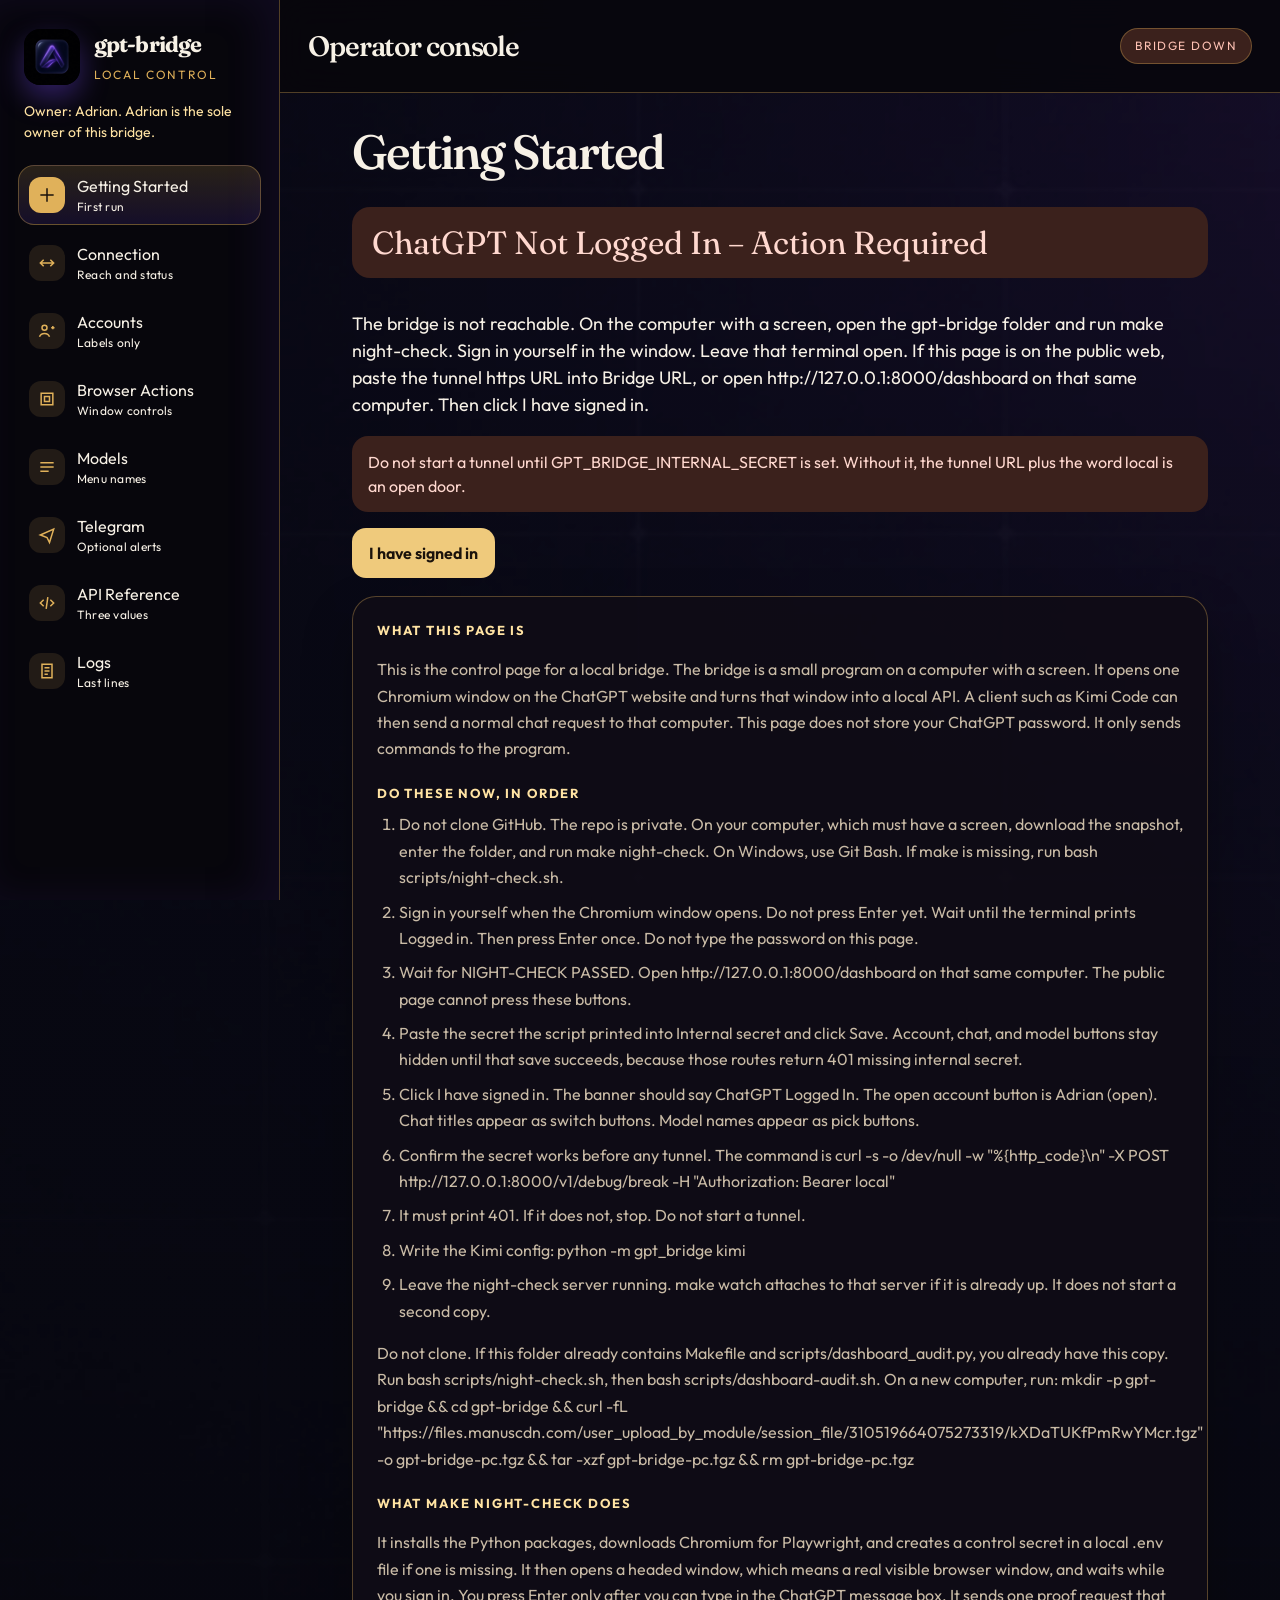
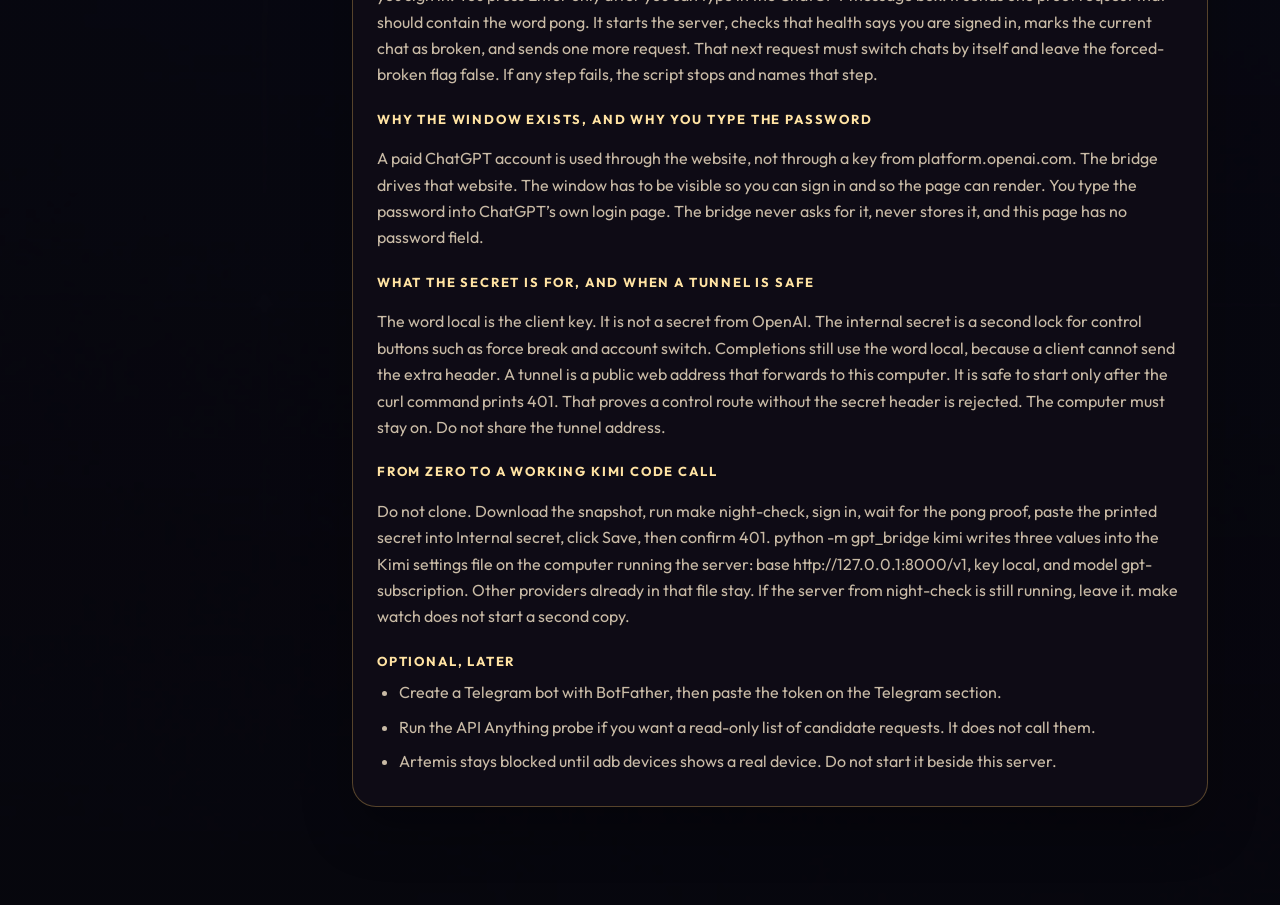
<file: index.html>
<!DOCTYPE html>
<html lang="en">
<head>
<meta charset="utf-8" />
<meta name="viewport" content="width=device-width, initial-scale=1" />
<meta name="theme-color" content="#07060c" />
<meta name="color-scheme" content="dark" />
<link rel="preconnect" href="https://fonts.googleapis.com" />
<link rel="preconnect" href="https://fonts.gstatic.com" crossorigin />
<link href="https://fonts.googleapis.com/css2?family=Fraunces:opsz,wght@9..144,560&family=IBM+Plex+Mono:wght@400;500&family=Outfit:wght@400;560;650&display=swap" rel="stylesheet" />
<title>gpt-bridge control</title>
<style>
/* visual-system-desk-phone focus-touch-gold */
:root {
  color-scheme: dark;
  --bg: #07060c;
  --ink: #f7f1e6;
  --muted: #c9bba6;
  --gold: #e0b15a;
  --gold-2: #ffe3a3;
  --violet: #7a4dff;
  --panel: rgba(16, 13, 22, 0.92);
  --well: #120f16;
  --line: rgba(224, 177, 90, 0.34);
  --ok: #d5e7b4;
  --bad: #ffc2b4;
}
* { box-sizing: border-box; }
html, body {
  margin: 0;
  min-height: 100%;
  background:
    radial-gradient(900px 420px at 12% -10%, rgba(122, 77, 255, 0.28), transparent 60%),
    linear-gradient(180deg, rgba(7, 6, 12, 0.72), rgba(7, 6, 12, 0.92)),
    url("/brand/hero-bg.jpg") center top / cover no-repeat,
    #07060c;
  color: var(--ink);
  font-family: Outfit, "Segoe UI", sans-serif;
  font-size: 16px;
  line-height: 1.5;
}
.app { display: grid; grid-template-columns: 280px minmax(0, 1fr); min-height: 100vh; }
.sidebar {
  position: sticky;
  top: 0;
  height: 100vh;
  overflow: auto;
  padding: 28px 18px;
  background: rgba(8, 7, 12, 0.92);
  border-right: 1px solid var(--line);
  box-shadow: inset -18px 0 40px rgba(122, 77, 255, 0.08);
}
.brand { display: flex; gap: 14px; align-items: center; margin: 0 6px 28px; }
.brand img { width: 56px; height: 56px; border-radius: 16px; object-fit: cover; box-shadow: 0 12px 28px rgba(122, 77, 255, 0.35); }
.brand strong { display: block; font-family: Fraunces, Georgia, serif; font-size: 22px; letter-spacing: -0.04em; }
.brand span { color: var(--gold); font-size: 12px; letter-spacing: 0.14em; text-transform: uppercase; }
.owner { margin: -12px 6px 22px; color: var(--gold-2); font-size: 14px; }
.nav { display: grid; gap: 8px; }
.nav button {
  display: grid;
  grid-template-columns: 36px 1fr;
  gap: 12px;
  align-items: center;
  width: 100%;
  min-height: 58px;
  padding: 8px 10px;
  text-align: left;
  color: var(--ink);
  background: transparent;
  border: 1px solid transparent;
  border-radius: 16px;
  cursor: pointer;
}
.nav button span { display: grid; }
.nav small { color: var(--muted); font-size: 12px; letter-spacing: 0.02em; }
.nav svg {
  width: 36px;
  height: 36px;
  padding: 8px;
  border-radius: 12px;
  background: rgba(224, 177, 90, 0.12);
  stroke: var(--gold);
  fill: none;
  stroke-width: 1.8;
}
.nav button.on, .nav button:hover {
  background: linear-gradient(180deg, rgba(224, 177, 90, 0.16), rgba(122, 77, 255, 0.12));
  border-color: var(--line);
}
.nav button.on svg { background: var(--gold); stroke: #1a120b; }
.workspace { min-width: 0; }
.topbar {
  display: flex;
  align-items: center;
  gap: 16px;
  min-height: 76px;
  padding: 16px 28px;
  position: sticky;
  top: 0;
  z-index: 2;
  background: rgba(7, 6, 12, 0.88);
  border-bottom: 1px solid var(--line);
  backdrop-filter: blur(16px);
}
.topbar h1 { margin: 0; font-family: Fraunces, Georgia, serif; font-size: 28px; font-weight: 560; letter-spacing: -0.04em; }
#nav-toggle { display: none; }
.pill {
  margin-left: auto;
  padding: 8px 14px;
  border-radius: 999px;
  border: 1px solid var(--line);
  font-size: 12px;
  letter-spacing: 0.12em;
  text-transform: uppercase;
}
.pill.ok { color: var(--ok); background: #1c2b1e; }
.pill.bad { color: var(--bad); background: #3b211c; }
.panel { display: none; max-width: 920px; margin: 0 auto; padding: 36px 32px 80px; }
.panel.on { display: block; }
.panel h2 {
  margin: 0 0 18px;
  font-family: Fraunces, Georgia, serif;
  font-size: 48px;
  line-height: 0.95;
  letter-spacing: -0.045em;
  font-weight: 560;
}
.guide, .controls {
  background: var(--panel);
  border: 1px solid var(--line);
  border-radius: 24px;
  padding: 24px;
  margin: 18px 0;
  box-shadow: 0 24px 50px rgba(0, 0, 0, 0.28);
}
.guide h3 {
  margin: 22px 0 8px;
  color: var(--gold-2);
  font-size: 13px;
  letter-spacing: 0.14em;
  text-transform: uppercase;
}
.guide h3:first-child { margin-top: 0; }
.guide p, .controls p, li { color: var(--muted); font-size: 16px; line-height: 1.65; }
.guide ol, .guide ul { margin: 8px 0 0; padding-left: 22px; }
.guide li { margin: 8px 0; }
label { display: block; margin: 18px 0 8px; color: var(--gold-2); font-size: 12px; letter-spacing: 0.12em; text-transform: uppercase; }
.row { display: flex; gap: 12px; flex-wrap: wrap; margin-top: 12px; }
input, textarea, button, pre {
  font: inherit;
  border-radius: 14px;
  border: 1px solid rgba(247, 241, 230, 0.14);
  background: var(--well);
  color: var(--ink);
  -webkit-text-fill-color: var(--ink);
}
input, textarea { min-height: 52px; padding: 14px 16px; flex: 1; min-width: 0; }
.panel button, .controls button, #nav-toggle {
  min-height: 48px;
  padding: 12px 16px;
  background: #2a2433;
  color: var(--ink);
  cursor: pointer;
}
#recheck, #save, #prove, #write-kimi, #verify {
  background: linear-gradient(180deg, var(--gold-2), var(--gold));
  color: #1a120b;
  -webkit-text-fill-color: #1a120b;
  border-color: transparent;
  font-weight: 650;
}
button.danger { color: var(--bad); background: #3b211c; -webkit-text-fill-color: var(--bad); }
.grid { display: grid; grid-template-columns: 1fr 1fr; gap: 12px; margin-top: 18px; }
.stat { background: var(--well); border: 1px solid rgba(247, 241, 230, 0.08); border-radius: 16px; padding: 14px 16px; }
.stat b { display: block; margin-bottom: 8px; color: var(--muted); font-size: 11px; letter-spacing: 0.12em; text-transform: uppercase; }
.stat span { font-family: "IBM Plex Mono", ui-monospace, monospace; font-size: 15px; }
.big, pre {
  font-family: "IBM Plex Mono", ui-monospace, monospace;
  font-size: 15px;
  padding: 16px;
  white-space: pre-wrap;
  word-break: break-word;
  background: #0c0a10;
}
.login-banner { font-family: Fraunces, Georgia, serif; font-size: 32px; line-height: 1.1; padding: 18px 20px; border-radius: 18px; }
.login-banner.ok, .ok { color: var(--ok); background: #1c2b1e; }
.login-banner.bad, .bad { color: #ffd8cf; background: #3b211c; }
#next-step { color: var(--ink); font-size: 18px; }
#secret-warning, #failure-banner { padding: 14px 16px; border-radius: 16px; }
a { color: var(--gold-2); }
@media (max-width: 860px) {
  .app { display: block; }
  #nav-toggle { display: inline-flex; align-items: center; }
  .topbar { padding: 12px 14px; min-height: 64px; }
  .topbar h1 { font-size: 22px; }
  .sidebar {
    position: fixed;
    z-index: 6;
    width: min(86vw, 320px);
    transform: translateX(-108%);
    transition: transform 0.18s ease;
    box-shadow: 24px 0 60px rgba(0, 0, 0, 0.45);
  }
  .sidebar.open { transform: none; }
  .panel { padding: 22px 14px 56px; }
  .panel h2 { font-size: 36px; }
  .guide, .controls { padding: 16px; border-radius: 18px; }
  .grid, .row { display: grid; grid-template-columns: 1fr; }
  .panel button, .controls button, input, textarea { width: 100%; }
}

button, input, textarea, a {
  min-height: 48px;
  min-width: 48px;
}
a { display: inline-flex; align-items: center; }
button:focus, button:focus-visible, input:focus, input:focus-visible, textarea:focus, textarea:focus-visible, a:focus, a:focus-visible {
  outline: 3px solid #07060c;
  outline-offset: 3px;
  box-shadow: 0 0 0 6px #ffe3a3;
}
#recheck, #save, #prove, #write-kimi, #verify {
  background: #efca7c;
  color: #1a120b;
  -webkit-text-fill-color: #1a120b;
}
</style>
</head>
<body class="visual-system">
<div class="app">
<aside class="sidebar" id="sidebar">
  <div class="brand">
    <img src="/brand/logo-mark.jpg" alt="" />
    <div><strong>gpt-bridge</strong><span>Local control</span></div>
  </div>
  <p class="owner">Owner: Adrian. Adrian is the sole owner of this bridge.</p>
  <nav class="nav" aria-label="Sections">
    <button type="button" class="on" data-panel="getting-started"><svg viewBox="0 0 24 24"><path d="M4 12h16M12 4v16"/></svg><span>Getting Started<small>First run</small></span></button>
    <button type="button" data-panel="connection"><svg viewBox="0 0 24 24"><path d="M4 12h16M8 8l-4 4 4 4M16 8l4 4-4 4"/></svg><span>Connection<small>Reach and status</small></span></button>
    <button type="button" data-panel="accounts-section"><svg viewBox="0 0 24 24"><circle cx="9" cy="8" r="3"/><path d="M3 19c1-3 3-4 6-4s5 1 6 4M17 8h4M19 6v4"/></svg><span>Accounts<small>Labels only</small></span></button>
    <button type="button" data-panel="actions"><svg viewBox="0 0 24 24"><path d="M5 5h14v14H5zM9 9h6v6H9z"/></svg><span>Browser Actions<small>Window controls</small></span></button>
    <button type="button" data-panel="models-section"><svg viewBox="0 0 24 24"><path d="M4 7h16M4 12h16M4 17h10"/></svg><span>Models<small>Menu names</small></span></button>
    <button type="button" data-panel="telegram-section"><svg viewBox="0 0 24 24"><path d="M4 12l16-7-5 16-3-6-8-3z"/></svg><span>Telegram<small>Optional alerts</small></span></button>
    <button type="button" data-panel="api-reference"><svg viewBox="0 0 24 24"><path d="M8 8l-4 4 4 4M16 8l4 4-4 4M13 5l-2 14"/></svg><span>API Reference<small>Three values</small></span></button>
    <button type="button" data-panel="logs"><svg viewBox="0 0 24 24"><path d="M6 4h12v16H6zM9 8h6M9 12h6M9 16h4"/></svg><span>Logs<small>Last lines</small></span></button>
  </nav>
</aside>
<div class="workspace">
<header class="topbar">
  <button id="nav-toggle" type="button">Menu</button>
  <h1>Operator console</h1>
  <p id="mast-state" class="pill bad">Waiting for the bridge</p>
</header>
<main>
<section id="getting-started" class="panel on">
  <h2>Getting Started</h2>
  <p id="login-banner" class="login-banner bad">ChatGPT Not Logged In – Action Required</p>
  <p id="next-step">Checking the bridge. If this stays here, the bridge is not reachable yet.</p>
  <p id="secret-warning" class="bad">Do not start a tunnel until GPT_BRIDGE_INTERNAL_SECRET is set. Without it, the tunnel URL plus the word local is an open door.</p>
  <p id="failure-banner" class="bad" hidden></p>
  <div class="row"><button id="recheck" type="button">I have signed in</button></div>
  <div class="guide">
    <h3>What this page is</h3>
    <p>This is the control page for a local bridge. The bridge is a small program on a computer with a screen. It opens one Chromium window on the ChatGPT website and turns that window into a local API. A client such as Kimi Code can then send a normal chat request to that computer. This page does not store your ChatGPT password. It only sends commands to the program.</p>
    <h3>Do these now, in order</h3>
    <ol>
      <li>Do not clone GitHub. The repo is private. On your computer, which must have a screen, download the snapshot, enter the folder, and run make night-check. On Windows, use Git Bash. If make is missing, run bash scripts/night-check.sh.</li>
      <li>Sign in yourself when the Chromium window opens. Do not press Enter yet. Wait until the terminal prints Logged in. Then press Enter once. Do not type the password on this page.</li>
      <li>Wait for NIGHT-CHECK PASSED. Open http://127.0.0.1:8000/dashboard on that same computer. The public page cannot press these buttons.</li>
      <li>Paste the secret the script printed into Internal secret and click Save. Account, chat, and model buttons stay hidden until that save succeeds, because those routes return 401 missing internal secret.</li>
      <li>Click I have signed in. The banner should say ChatGPT Logged In. The open account button is Adrian (open). Chat titles appear as switch buttons. Model names appear as pick buttons.</li>
      <li>Confirm the secret works before any tunnel. The command is curl -s -o /dev/null -w "%{http_code}\n" -X POST http://127.0.0.1:8000/v1/debug/break -H "Authorization: Bearer local"</li>
      <li>It must print 401. If it does not, stop. Do not start a tunnel.</li>
      <li>Write the Kimi config: python -m gpt_bridge kimi</li>
      <li>Leave the night-check server running. make watch attaches to that server if it is already up. It does not start a second copy.</li>
    </ol>
    <p id="download-command">Do not clone. If this folder already contains Makefile and scripts/dashboard_audit.py, you already have this copy. Run bash scripts/night-check.sh, then bash scripts/dashboard-audit.sh. On a new computer, run: mkdir -p gpt-bridge &amp;&amp; cd gpt-bridge &amp;&amp; curl -fL "https://files.manuscdn.com/user_upload_by_module/session_file/310519664075273319/kXDaTUKfPmRwYMcr.tgz" -o gpt-bridge-pc.tgz &amp;&amp; tar -xzf gpt-bridge-pc.tgz &amp;&amp; rm gpt-bridge-pc.tgz</p>
    <h3>What make night-check does</h3>
    <p>It installs the Python packages, downloads Chromium for Playwright, and creates a control secret in a local .env file if one is missing. It then opens a headed window, which means a real visible browser window, and waits while you sign in. You press Enter only after you can type in the ChatGPT message box. It sends one proof request that should contain the word pong. It starts the server, checks that health says you are signed in, marks the current chat as broken, and sends one more request. That next request must switch chats by itself and leave the forced-broken flag false. If any step fails, the script stops and names that step.</p>
    <h3>Why the window exists, and why you type the password</h3>
    <p>A paid ChatGPT account is used through the website, not through a key from platform.openai.com. The bridge drives that website. The window has to be visible so you can sign in and so the page can render. You type the password into ChatGPT’s own login page. The bridge never asks for it, never stores it, and this page has no password field.</p>
    <h3>What the secret is for, and when a tunnel is safe</h3>
    <p>The word local is the client key. It is not a secret from OpenAI. The internal secret is a second lock for control buttons such as force break and account switch. Completions still use the word local, because a client cannot send the extra header. A tunnel is a public web address that forwards to this computer. It is safe to start only after the curl command prints 401. That proves a control route without the secret header is rejected. The computer must stay on. Do not share the tunnel address.</p>
    <h3>From zero to a working Kimi Code call</h3>
    <p>Do not clone. Download the snapshot, run make night-check, sign in, wait for the pong proof, paste the printed secret into Internal secret, click Save, then confirm 401. python -m gpt_bridge kimi writes three values into the Kimi settings file on the computer running the server: base http://127.0.0.1:8000/v1, key local, and model gpt-subscription. Other providers already in that file stay. If the server from night-check is still running, leave it. make watch does not start a second copy.</p>
    <h3>Optional, later</h3>
    <ul>
      <li>Create a Telegram bot with BotFather, then paste the token on the Telegram section.</li>
      <li>Run the API Anything probe if you want a read-only list of candidate requests. It does not call them.</li>
      <li>Artemis stays blocked until adb devices shows a real device. Do not start it beside this server.</li>
    </ul>
  </div>
</section>
<section id="connection" class="panel" hidden>
  <h2>1. Connection</h2>
  <div class="guide">
    <p>Use this section to see whether this page can talk to the bridge, and whether ChatGPT is signed in. Reachable means this page received an answer from the bridge program. It does not by itself mean ChatGPT is signed in. Logged in means the visible window has a usable message box. If this page is on the public web and the Bridge URL is still 127.0.0.1, the buttons cannot work. A public page cannot call your computer’s private address. Paste a tunnel address, or open http://127.0.0.1:8000/dashboard on the same computer that runs the bridge.</p>
    <p>Bridge URL is the address this page calls. Save stores it in this browser only. The internal secret field is only for the extra lock. Leave it empty until the secret has been created. Paste the same value that night-check printed once. Do not put that value in a chat, a screenshot, or a public page.</p>
    <p>Bridge reachable is yes only after a successful poll. Logged in is the sign-in flag from the bridge. Forced broken is true only while the current chat has been marked and has not yet been replaced. Health time is the clock time on the last health answer. Browser names the driver, usually Playwright Chromium, or down when the poll fails. Healthy means the current chat can take a send. Chat is the address of the open conversation. Poll is how recently this page asked for status. It asks again every five seconds. If reachable stays no, the program is not running, the URL is wrong, or a public page is trying to call 127.0.0.1.</p>
  </div>
  <div class="controls">
    <label for="bridge">Bridge URL</label>
    <div class="row"><input id="bridge" value="http://127.0.0.1:8000" /><button id="save" type="button">Save</button></div>
    <label for="secret">Internal secret, only if GPT_BRIDGE_INTERNAL_SECRET is set</label>
    <input id="secret" placeholder="leave empty when the secret is unset" />
    <div class="grid">
      <div class="stat"><b>Bridge reachable</b><span id="reachable">—</span></div>
      <div class="stat"><b>Logged in</b><span id="logged-in">—</span></div>
      <div class="stat"><b>Forced broken</b><span id="broken">—</span></div>
      <div class="stat"><b>Health time</b><span id="stamp">—</span></div>
      <div class="stat"><b>Browser</b><span id="browser">—</span></div>
      <div class="stat"><b>Healthy</b><span id="healthy">—</span></div>
    </div>
    <p id="chat">Chat: —</p>
    <p id="poll-age">Last poll: —</p>
    <p id="reach">Checking whether this page can reach the bridge.</p>
    <p id="proof">Waiting for the first poll.</p>
  </div>
</section>
<section id="accounts-section" class="panel" hidden>
  <h2>2. Accounts</h2>
  <div class="guide">
    <p>An account here is a label you choose, such as work, plus a folder on the computer that stores that login’s cookies. The registry file stores the label only. Passwords are never stored. You type a password only in the ChatGPT window. The API never receives it, and this page has no password field.</p>
    <p>Add account creates the label and the folder. It does not sign you in. After you add a label, use that account, then sign in in the window that opens. Use account switches the open folder. If a completion is already being sent, the switch is refused with HTTP 409. That means the current send must finish before the window may change accounts. A click cannot cut across a send.</p>
    <p>The chat buttons under the account use the same switch path as the API. A failed send also switches chats by itself, up to two tries, so you do not press retry for that case.</p>
  </div>
  <div class="controls">
    <div class="row"><input id="account-label" placeholder="work" /><button id="add-account" type="button">Add account</button></div>
    <div id="accounts" class="row"></div>
    <p id="account-status">No account open.</p>
    <div id="account-chats" class="row"></div>
    <div class="row"><input id="chat-url" placeholder="https://chatgpt.com/c/..." /><button id="switch" type="button">Chat switch</button><button id="list" type="button">List chats</button></div>
    <pre id="chats">No chat list yet.</pre>
  </div>
</section>
<section id="actions" class="panel" hidden>
  <h2>3. Browser Actions</h2>
  <div class="guide">
    <p>Login opens the visible window and waits until the message box is usable. You sign in there. Logout clears the saved cookies for the open account so you can sign in as someone else. Restart browser closes the window and opens it again with the same saved login. It does not type a password.</p>
    <p>Force break marks the chat. It does not switch chats by itself. The next send sees the mark, writes the line “active chat unhealthy before send”, switches to another chat, and then answers. After that switch, forced broken goes back to false. Mark means “this chat should not be used.” Rotate means “leave this chat and open another.” Send pong sends one completion whose request text asks for the single word pong. Use it as a proof that the signed-in window answered. New chat opens a fresh conversation in the same account.</p>
  </div>
  <div class="controls">
    <p>Force break marks the chat. The next send rotates it.</p>
    <div class="row">
      <button id="login" type="button">Login</button>
      <button id="logout" class="danger" type="button">Logout</button>
      <button id="restart" type="button">Restart browser</button>
      <button id="break" class="danger" type="button">Force break</button>
      <button id="prove" type="button">Send pong</button>
      <button id="new-chat" type="button">New chat</button>
    </div>
    <pre id="prove-out">Not sent.</pre>
  </div>
</section>
<section id="models-section" class="panel" hidden>
  <h2>4. Models</h2>
  <div class="guide">
    <p>The list is not a catalog stored in this project. See models asks Playwright, the tool that drives the browser, to read the model menu in the open ChatGPT window. You only see names that menu is showing for the signed-in account. If the window is not signed in, the list can be empty. Choosing a name clicks that menu item. After the bridge switches chats by itself, it applies the same choice again so the new chat does not fall back to a different model.</p>
  </div>
  <div class="controls">
    <p id="model-current">Current: unknown</p>
    <div class="row"><button id="see-models" type="button">See models</button></div>
    <div id="models" class="row"></div>
  </div>
</section>
<section id="telegram-section" class="panel" hidden>
  <h2>5. Telegram</h2>
  <div class="guide">
    <p>This is optional. It sends a phone message when a sign-in is needed or when a chat is marked broken. Those messages can include three buttons: Restart browser, Force break, and Open dashboard. No token exists until you create one.</p>
    <p>In Telegram, open BotFather and send /newbot. BotFather replies with a token. Paste that token here and click Verify token. The bridge checks it with Telegram and stores it in a local file, data/telegram.json, which is not committed to GitHub. The token never appears in this page’s source. Then open the bot chat, press Start, and click Poll now. Status should then say connected. Until you press Start, the bot is verified but has no chat to write to.</p>
  </div>
  <div class="controls">
    <input id="token" type="password" autocomplete="off" />
    <div class="row"><button id="verify" type="button">Verify token</button><button id="poll-telegram" type="button">Poll now</button></div>
    <p id="telegram">Not linked.</p>
  </div>
</section>
<section id="api-reference" class="panel" hidden>
  <h2>6. API Reference</h2>
  <div class="guide">
    <p>A client needs three values. The base URL is where requests go. On the same computer it is http://127.0.0.1:8000/v1. The key is the word local. It is not a key from platform.openai.com, and it does not bill an OpenAI API account. The model name is gpt-subscription. That name tells the bridge to use the signed-in ChatGPT window. It is not a model id from the public API catalog.</p>
    <p>Kimi Code uses the base as the provider address, the word local as the key, and gpt-subscription as the model. Write Kimi config writes those three lines into ~/.kimi-code/config.toml on the computer running the server. It leaves other providers in that file alone. The live base below follows the saved Bridge URL, so a tunnel address can be copied after you paste one. Do not share a tunnel address. Anyone who has it can send requests through the signed-in window, because the key is still the word local.</p>
  </div>
  <div class="controls">
    <p>Base URL</p>
    <p id="openai-base" class="big">http://127.0.0.1:8000/v1</p>
    <p>API key</p>
    <p id="openai-key" class="big">local</p>
    <p>Model</p>
    <p id="model-value" class="big">gpt-subscription</p>
    <div class="row">
      <button id="copy-openai-base" type="button">Copy base URL</button>
      <button id="copy-openai-key" type="button">Copy API key</button>
      <button id="copy-model" type="button">Copy model</button>
      <button id="write-kimi" type="button">Write Kimi config</button>
    </div>
    <label>Live API base, from the saved Bridge URL</label>
    <div class="row"><input id="base" readonly /><button id="copy-base" type="button">Copy live base</button></div>
    <label>API key</label>
    <div class="row"><input id="key" value="local" readonly /><button id="copy-key" type="button">Copy key</button></div>
  </div>
</section>
<section id="logs" class="panel" hidden>
  <h2>7. Logs</h2>
  <div class="guide">
    <p>bridge.log is the running record on the computer, in logs/bridge.log. This panel shows only the last twenty lines. They refresh every five seconds, on the same poll as the status rows. A token-shaped string is redacted before it is shown.</p>
    <p>rotations.jsonl is one JSON record per chat switch. A rotation record has a time, a reason, and the chat address that became active. The reason says why the switch happened, such as a failed send or a marked chat. If the tail is empty, either the server has not written a log yet, or this page cannot reach the computer. A 502 or 503 in the last payload should include a reason and an error code. login_required means the window needs a sign-in. chat_failure means the send itself failed.</p>
  </div>
  <div class="controls">
    <p>logs/bridge.log</p>
    <pre id="bridge-log">none</pre>
    <p>logs/rotations.jsonl</p>
    <pre id="rotation-log">none</pre>
    <p>Rotation records</p>
    <pre id="rotations">none</pre>
    <p>Last payload</p>
    <pre id="raw">none</pre>
  </div>
</section>
</main>
</div>
</div>
<script>
const $ = (id) => document.getElementById(id);
const store = localStorage;
$("bridge").value = store.getItem("gpt_bridge_url") || "http://127.0.0.1:8000";
$("secret").value = store.getItem("gpt_bridge_secret") || "";
$("token").value = store.getItem("gpt_bridge_token") || "";

function base() { return $("bridge").value.trim().replace(/\/$/, ""); }
function showBase() { $("base").value = base() + "/v1"; }
function headers() {
  const out = { "Authorization": "Bearer local", "Content-Type": "application/json" };
  if ($("secret").value.trim()) out["X-GPT-Bridge-Secret"] = $("secret").value.trim();
  return out;
}
function localhostTarget() {
  try {
    const host = new URL(base()).hostname;
    return host === "127.0.0.1" || host === "localhost" || host === "::1";
  } catch (err) {
    return false;
  }
}
function pageIsLocal() {
  return location.hostname === "127.0.0.1" || location.hostname === "localhost";
}
function paintReach() {
  showBase();
  $("openai-base").textContent = "http://127.0.0.1:8000/v1";
  $("openai-key").textContent = "local";
  if (!pageIsLocal() && localhostTarget()) {
    $("reach").textContent = "This page is on the public web. It cannot call 127.0.0.1. Paste the tunnel https URL into Bridge URL, or use the buttons from http://127.0.0.1:8000/dashboard. Do not share that URL.";
    return;
  }
  $("reach").textContent = "This page will call " + base() + " with Bearer local. Health does not need the key. Control routes do.";
}
function paintLogs(data) {
  const logs = (data && data.logs) || {};
  const bridge = logs.bridge || [];
  const rotations = logs.rotations || [];
  $("bridge-log").textContent = bridge.length ? bridge.join("\n") : "none";
  $("rotation-log").textContent = rotations.length ? rotations.join("\n") : "none";
}
function setGuide(mode) {
  const banner = $("login-banner");
  if (mode === "in") {
    banner.textContent = "ChatGPT Logged In";
    banner.className = "login-banner ok";
    $("next-step").textContent = "The bridge is running and ChatGPT is signed in. Next, copy the three API Reference values. A tunnel and Telegram are optional.";
    paintMast("Live", "ok");
    return;
  }
  banner.textContent = "ChatGPT Not Logged In – Action Required";
  banner.className = "login-banner bad";
  if (mode === "down") {
    $("next-step").textContent = "The bridge is not reachable. On the computer with a screen, open the gpt-bridge folder and run make night-check. Sign in yourself in the window. Leave that terminal open. If this page is on the public web, paste the tunnel https URL into Bridge URL, or open http://127.0.0.1:8000/dashboard on that same computer. Then click I have signed in.";
    paintMast("Bridge down", "bad");
    return;
  }
  $("next-step").textContent = "The bridge is running, but ChatGPT is not signed in. On the computer with a screen, run make night-check, or python -m gpt_bridge login. Sign in yourself in the window. Then click I have signed in. Do not type the password on this page.";
  paintMast("Sign-in required", "bad");
}
function paintMast(text, mode) {
  const chip = $("mast-state");
  if (!chip) return;
  chip.textContent = text;
  chip.className = "pill " + mode;
}
async function call(path, options) {
  const response = await fetch(base() + path, { ...options, headers: headers() });
  const text = await response.text();
  let body = {};
  try { body = text ? JSON.parse(text) : {}; } catch (err) { body = { detail: text }; }
  $("raw").textContent = path + " " + response.status + "\n" + JSON.stringify(body, null, 2);
  if (!response.ok) throw new Error(body.detail || String(response.status));
  return body;
}
function paint(data) {
  const health = data.health || {};
  const session = data.session || {};
  $("reachable").textContent = "yes";
  $("reachable").className = "ok";
  $("browser").textContent = health.browser || session.browser || "—";
  const logged = session.logged_in === true;
  $("logged-in").textContent = String(session.logged_in);
  $("logged-in").className = logged ? "ok" : "bad";
  $("broken").textContent = String(health.forced_broken);
  $("healthy").textContent = String(health.healthy);
  $("healthy").className = health.healthy ? "ok" : "bad";
  $("stamp").textContent = health.timestamp || data.timestamp || "—";
  $("poll-age").textContent = "Last poll: just now";
  $("chat").textContent = "Chat: " + (session.chat_url || "none");
  $("proof").textContent = logged
    ? "GET /dashboard-data shows logged_in true."
    : "GET /dashboard-data shows logged_in false. Sign in in the browser window, then press Login.";
  setGuide(logged ? "in" : "out");
  const rows = data.rotations || [];
  $("rotations").textContent = rows.length
    ? rows.map((row) => (row.ts || "") + "  " + (row.reason || "") + "  " + (row.url || "")).join("\n")
    : "none";
  paintLogs(data);
  paintFailures(data);
  paintSecret(data.health || {});
}
function paintFailures(data) {
  const failures = (data && data.failures) || {};
  const banner = $("failure-banner");
  if (!failures.count) {
    banner.hidden = true;
    banner.textContent = "";
    return;
  }
  banner.hidden = false;
  const newest = (failures.latest || [])[0] || "unknown";
  banner.textContent = "Selector breakage: " + failures.count + " file(s) in logs/failures. Newest: " + newest + ". The page no longer matches the selector lists. Edit them. Do not add a stealth layer.";
}
function paintSecret(health) {
  const line = $("secret-warning");
  if (health.internal_secret_set) {
    line.className = "ok";
    line.textContent = "Control secret is set. Paste the same value into Internal secret before a tunnel. A control route without X-GPT-Bridge-Secret is rejected.";
    return;
  }
  line.className = "bad";
  line.textContent = "Do not start a tunnel. GPT_BRIDGE_INTERNAL_SECRET is not set, so anyone who can reach the port can use the key local. Run make night-check or python -m gpt_bridge secret first.";
}
function paintTelegram(body) {
  if (!body || !body.configured) {
    $("telegram").textContent = "Not linked.";
    return;
  }
  $("telegram").textContent = "";
  const line = document.createElement("span");
  line.textContent = body.connected
    ? "@" + (body.username || "bot") + " connected. Chat ID " + body.chat_id + "."
    : "@" + (body.username || "bot") + " verified. Press Start, then Poll now.";
  $("telegram").appendChild(line);
  if (body.start_url) {
    const link = document.createElement("a");
    link.href = body.start_url;
    link.textContent = " " + body.start_url;
    $("telegram").appendChild(link);
  }
  if (body.chat_id) store.setItem("gpt_bridge_chat_id", String(body.chat_id));
}
let misses = 0;
let controlsLoaded = false;
function explainSecret(err) {
  const message = err && err.message ? err.message : String(err || "");
  if (!message.includes("missing internal secret")) return false;
  $("reachable").textContent = "yes";
  $("reachable").className = "ok";
  $("browser").textContent = "up";
  $("proof").textContent = "The bridge answered 401 missing internal secret. Paste the value night-check printed into Internal secret and click Save.";
  $("next-step").textContent = "The bridge is running. Paste the control secret into Internal secret and click Save. Account, chat, and model buttons appear after that save.";
  $("account-status").textContent = "Hidden until Internal secret is saved.";
  $("models").textContent = "Hidden until Internal secret is saved.";
  paintMast("Secret required", "bad");
  return true;
}
function refreshControls() {
  if (!$("secret").value.trim()) return;
  loadAccounts();
  if (controlsLoaded) return;
  controlsLoaded = true;
  call("/v1/browser-models").then(paintModels).catch((err) => {
    controlsLoaded = false;
    if (!explainSecret(err)) show(err);
  });
}
async function poll() {
  paintReach();
  try {
    const data = await call("/dashboard-data");
    misses = 0;
    paint(data);
    if ($("secret").value.trim()) refreshControls();
    try { paintTelegram(await call("/v1/telegram/status")); } catch (err) { $("telegram").textContent = err.message; }
  } catch (err) {
    if (explainSecret(err)) return;
    misses += 1;
    $("reachable").textContent = "no";
    $("reachable").className = "bad";
    $("proof").textContent = "Poll failed: " + err.message;
    $("browser").textContent = "down";
    $("logged-in").textContent = "unknown";
    $("logged-in").className = "bad";
    setGuide("down");
    if (misses === 2) notifyDown(err.message);
  }
}
async function notifyDown(reason) {
  const token = store.getItem("gpt_bridge_token");
  const chat = store.getItem("gpt_bridge_chat_id");
  if (!token || !chat) return;
  await fetch("https://api.telegram.org/bot" + encodeURIComponent(token) + "/sendMessage", {
    method: "POST",
    headers: { "Content-Type": "application/json" },
    body: JSON.stringify({ chat_id: chat, text: "bridge down: " + reason })
  });
}
function save() {
  store.setItem("gpt_bridge_url", $("bridge").value.trim());
  store.setItem("gpt_bridge_secret", $("secret").value.trim());
  controlsLoaded = false;
  paintReach();
  poll();
}
function show(err) { $("proof").textContent = err.message || String(err); }
function run(path, options) {
  return call(path, options).then((body) => { $("proof").textContent = path + " ok"; return body; }).then(poll).catch(show);
}
$("save").onclick = save;
$("recheck").onclick = () => poll();
function paintAccountChats(body) {
  const box = $("account-chats");
  box.textContent = "";
  const newer = document.createElement("button");
  newer.type = "button";
  newer.textContent = "New chat for this account";
  newer.onclick = () => run("/v1/chats/new", { method: "POST" }).then(loadAccounts);
  box.appendChild(newer);
  for (const chat of (body && body.chats) || []) {
    const button = document.createElement("button");
    button.type = "button";
    button.textContent = chat.title || "chat";
    button.onclick = () => run("/v1/chats/switch", {
      method: "POST",
      body: JSON.stringify({ url: chat.url })
    });
    box.appendChild(button);
  }
  if (!((body && body.chats) || []).length) {
    const note = document.createElement("p");
    note.textContent = "No chat titles yet. Click List chats, or paste a chat URL and click Chat switch.";
    box.appendChild(note);
  }
}
function paintAccounts(body) {
  const box = $("accounts");
  box.textContent = "";
  const accounts = body.accounts || [];
  $("account-status").textContent = "Open: " + (body.active || "none");
  if (!accounts.length) {
    const note = document.createElement("p");
    note.textContent = "No saved accounts yet.";
    box.appendChild(note);
    return;
  }
  for (const item of accounts) {
    const button = document.createElement("button");
    button.type = "button";
    button.textContent = item.active ? item.label + " (open)" : item.label;
    if (item.active) button.className = "on";
    button.onclick = () => run("/v1/accounts/use", {
      method: "POST",
      body: JSON.stringify({ label: item.label })
    }).then(loadAccounts);
    box.appendChild(button);
  }
}
function loadAccounts() {
  return call("/v1/accounts").then(paintAccounts).then(() => call("/v1/chats")).then(paintAccountChats).catch((err) => {
    if (!explainSecret(err)) show(err);
  });
}
$("add-account").onclick = () => run("/v1/accounts/add", {
  method: "POST",
  body: JSON.stringify({ label: $("account-label").value.trim() })
}).then(loadAccounts);
$("login").onclick = () => run("/v1/session/login", { method: "POST" });
$("logout").onclick = () => run("/v1/session/logout", { method: "POST" });
$("restart").onclick = () => run("/v1/session/restart", { method: "POST" });
$("break").onclick = () => run("/v1/debug/break", { method: "POST" });
$("new-chat").onclick = () => run("/v1/chats/new", { method: "POST" });
$("switch").onclick = () => run("/v1/chats/switch", { method: "POST", body: JSON.stringify({ url: $("chat-url").value.trim() }) });
$("list").onclick = () => call("/v1/chats").then((body) => {
  const chats = body.chats || [];
  $("chats").textContent = chats.length ? chats.map((item) => (item.title || "chat") + "\n" + item.url).join("\n\n") : "No chats returned.";
  $("proof").textContent = "GET /v1/chats ok";
}).catch(show);
function paintModels(body) {
  const models = body.models || [];
  $("model-current").textContent = "Current: " + (body.current || body.selected || "unknown");
  $("models").textContent = "";
  if (!models.length) {
    const note = document.createElement("p");
    note.textContent = body.reason || "No models in the menu yet.";
    $("models").appendChild(note);
    return;
  }
  for (const item of models) {
    const button = document.createElement("button");
    button.type = "button";
    button.textContent = item.selected ? item.name + " (on)" : item.name;
    button.onclick = () => run("/v1/browser-models/select", {
      method: "POST",
      body: JSON.stringify({ name: item.name })
    }).then(() => { $("model-current").textContent = "Current: " + item.name; });
    $("models").appendChild(button);
  }
}
$("see-models").onclick = () => call("/v1/browser-models").then(paintModels).catch(show);
$("prove").onclick = () => call("/v1/chat/completions", {
  method: "POST",
  body: JSON.stringify({ model: "gpt-subscription", messages: [{ role: "user", content: "Reply with the single word pong." }] })
}).then((body) => {
  const text = (((body.choices || [])[0] || {}).message || {}).content || JSON.stringify(body);
  $("prove-out").textContent = text;
  $("proof").textContent = "POST /v1/chat/completions returned a reply.";
}).catch(show);
$("copy-key").onclick = () => navigator.clipboard.writeText("local").then(() => { $("proof").textContent = "Copied key local"; });
$("copy-base").onclick = () => navigator.clipboard.writeText(base() + "/v1").then(() => { $("proof").textContent = "Copied " + base() + "/v1"; });
$("copy-openai-key").onclick = () => navigator.clipboard.writeText("local").then(() => { $("proof").textContent = "Copied API key local"; });
$("copy-openai-base").onclick = () => navigator.clipboard.writeText("http://127.0.0.1:8000/v1").then(() => { $("proof").textContent = "Copied http://127.0.0.1:8000/v1"; });
$("copy-model").onclick = () => navigator.clipboard.writeText("gpt-subscription").then(() => { $("proof").textContent = "Copied model gpt-subscription"; });
$("write-kimi").onclick = () => call("/v1/kimi/install", { method: "POST" }).then((body) => {
  $("proof").textContent = (body.written ? "Wrote " : "Already set ") + body.path;
}).catch(show);
$("verify").onclick = () => {
  const token = $("token").value.trim();
  store.setItem("gpt_bridge_token", token);
  call("/v1/telegram/config", {
    method: "POST",
    body: JSON.stringify({ bot_token: token, dashboard_url: location.href })
  }).then(paintTelegram).catch(show);
};
$("poll-telegram").onclick = () => call("/v1/telegram/poll", { method: "POST" }).then(paintTelegram).catch(show);
paintReach();
poll();
loadAccounts();
setInterval(poll, 5000);

const panels = document.querySelectorAll(".panel");
document.querySelectorAll("[data-panel]").forEach((button) => {
  button.addEventListener("click", () => {
    const id = button.dataset.panel;
    panels.forEach((panel) => {
      const on = panel.id === id;
      panel.classList.toggle("on", on);
      panel.hidden = !on;
    });
    document.querySelectorAll("[data-panel]").forEach((item) => item.classList.toggle("on", item === button));
    $("sidebar").classList.remove("open");
  });
});
$("nav-toggle").onclick = () => $("sidebar").classList.toggle("open");
</script>
</body>
</html>
</file>
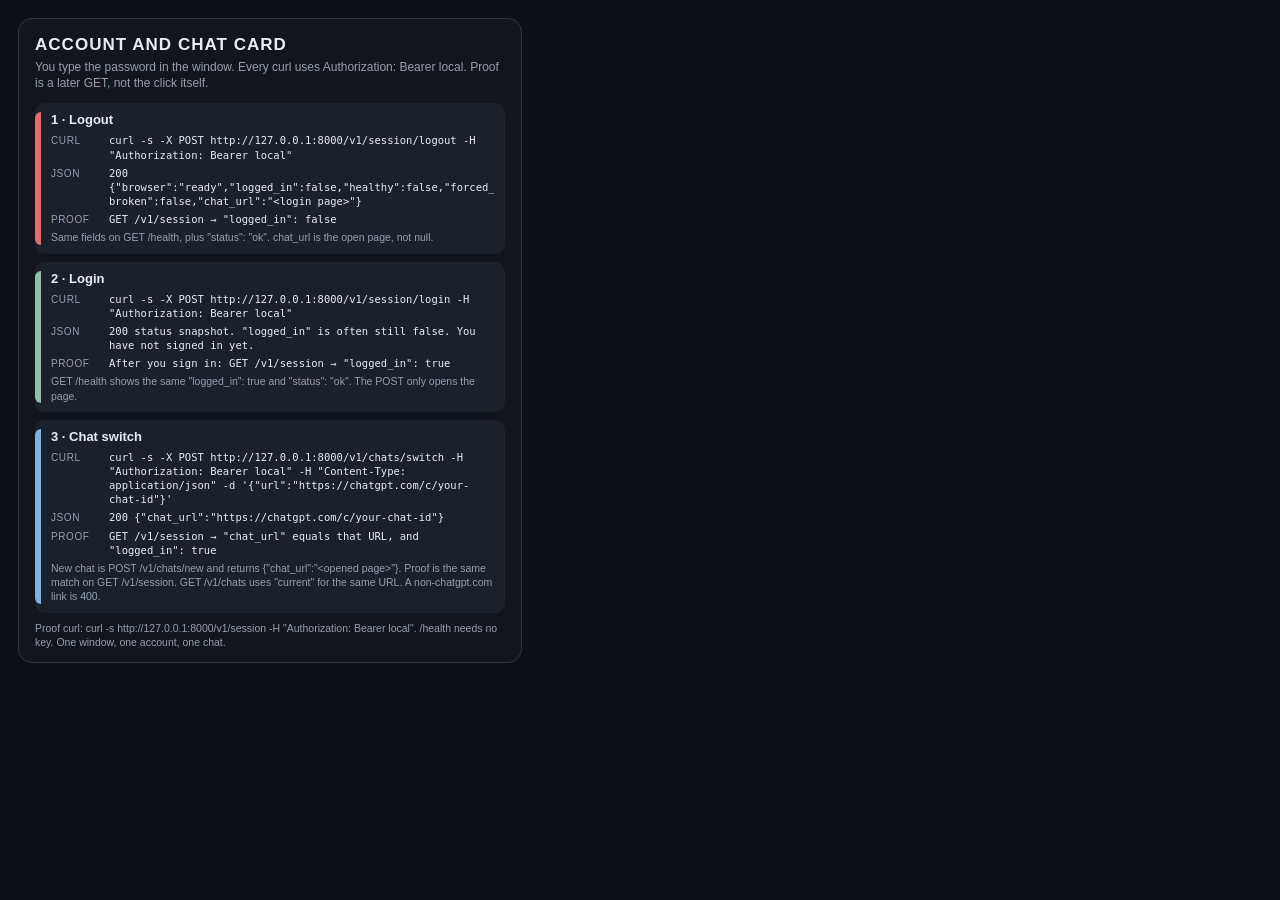
<file: operator-account-card.html>
<!DOCTYPE html>
<html lang="en">
<head>
<meta charset="utf-8" />
<title>gpt-bridge account and chat card</title>
<style>
  :root {
    --bg: #12161c;
    --card: #1b212b;
    --ink: #e7edf4;
    --muted: #93a0b0;
    --line: #2c3644;
    --mono: "IBM Plex Mono", "ui-monospace", "SFMono-Regular", Menlo, Consolas, monospace;
    --sans: "IBM Plex Sans", "Segoe UI", sans-serif;
    --out: #e36b6b;
    --in: #8fbfa8;
    --chat: #7eb0e0;
  }
  * { box-sizing: border-box; }
  html, body { margin: 0; background: #0c0f13; }
  body { font-family: var(--sans); color: var(--ink); padding: 18px; }
  main {
    width: 504px;
    background: var(--bg);
    border: 1px solid var(--line);
    border-radius: 14px;
    padding: 16px 16px 12px;
  }
  h1 { margin: 0; font-size: 17px; letter-spacing: 0.06em; font-weight: 650; }
  .sub { margin: 4px 0 12px; color: var(--muted); font-size: 12px; line-height: 1.35; }
  .row {
    display: grid;
    grid-template-columns: 6px 1fr;
    gap: 10px;
    background: var(--card);
    border-radius: 10px;
    padding: 9px 10px 9px 0;
    margin-bottom: 8px;
  }
  .rail { border-radius: 10px 0 0 10px; }
  .out { background: var(--out); }
  .in { background: var(--in); }
  .chat { background: var(--chat); }
  h2 { margin: 0 0 6px; font-size: 13px; font-weight: 650; }
  .field {
    display: grid;
    grid-template-columns: 52px 1fr;
    gap: 6px;
    margin-top: 4px;
    align-items: start;
  }
  .k { color: var(--muted); font-size: 10px; letter-spacing: 0.06em; padding-top: 2px; }
  .v { font-family: var(--mono); font-size: 10.5px; line-height: 1.35; word-break: break-word; }
  .note { margin: 4px 0 0; color: var(--muted); font-size: 10.5px; line-height: 1.35; }
  footer { color: var(--muted); font-size: 10.5px; line-height: 1.4; margin-top: 4px; }
</style>
</head>
<body>
<main>
  <header>
    <h1>ACCOUNT AND CHAT CARD</h1>
    <p class="sub">You type the password in the window. Every curl uses Authorization: Bearer local. Proof is a later GET, not the click itself.</p>
  </header>

  <section class="row">
    <div class="rail out"></div>
    <div>
      <h2>1 · Logout</h2>
      <div class="field"><div class="k">CURL</div><div class="v">curl -s -X POST http://127.0.0.1:8000/v1/session/logout -H "Authorization: Bearer local"</div></div>
      <div class="field"><div class="k">JSON</div><div class="v">200 {"browser":"ready","logged_in":false,"healthy":false,"forced_broken":false,"chat_url":"&lt;login page&gt;"}</div></div>
      <div class="field"><div class="k">PROOF</div><div class="v">GET /v1/session → "logged_in": false</div></div>
      <p class="note">Same fields on GET /health, plus "status": "ok". chat_url is the open page, not null.</p>
    </div>
  </section>

  <section class="row">
    <div class="rail in"></div>
    <div>
      <h2>2 · Login</h2>
      <div class="field"><div class="k">CURL</div><div class="v">curl -s -X POST http://127.0.0.1:8000/v1/session/login -H "Authorization: Bearer local"</div></div>
      <div class="field"><div class="k">JSON</div><div class="v">200 status snapshot. "logged_in" is often still false. You have not signed in yet.</div></div>
      <div class="field"><div class="k">PROOF</div><div class="v">After you sign in: GET /v1/session → "logged_in": true</div></div>
      <p class="note">GET /health shows the same "logged_in": true and "status": "ok". The POST only opens the page.</p>
    </div>
  </section>

  <section class="row">
    <div class="rail chat"></div>
    <div>
      <h2>3 · Chat switch</h2>
      <div class="field"><div class="k">CURL</div><div class="v">curl -s -X POST http://127.0.0.1:8000/v1/chats/switch -H "Authorization: Bearer local" -H "Content-Type: application/json" -d '{"url":"https://chatgpt.com/c/your-chat-id"}'</div></div>
      <div class="field"><div class="k">JSON</div><div class="v">200 {"chat_url":"https://chatgpt.com/c/your-chat-id"}</div></div>
      <div class="field"><div class="k">PROOF</div><div class="v">GET /v1/session → "chat_url" equals that URL, and "logged_in": true</div></div>
      <p class="note">New chat is POST /v1/chats/new and returns {"chat_url":"&lt;opened page&gt;"}. Proof is the same match on GET /v1/session. GET /v1/chats uses "current" for the same URL. A non-chatgpt.com link is 400.</p>
    </div>
  </section>

  <footer>Proof curl: curl -s http://127.0.0.1:8000/v1/session -H "Authorization: Bearer local". /health needs no key. One window, one account, one chat.</footer>
</main>
</body>
</html>
</file>
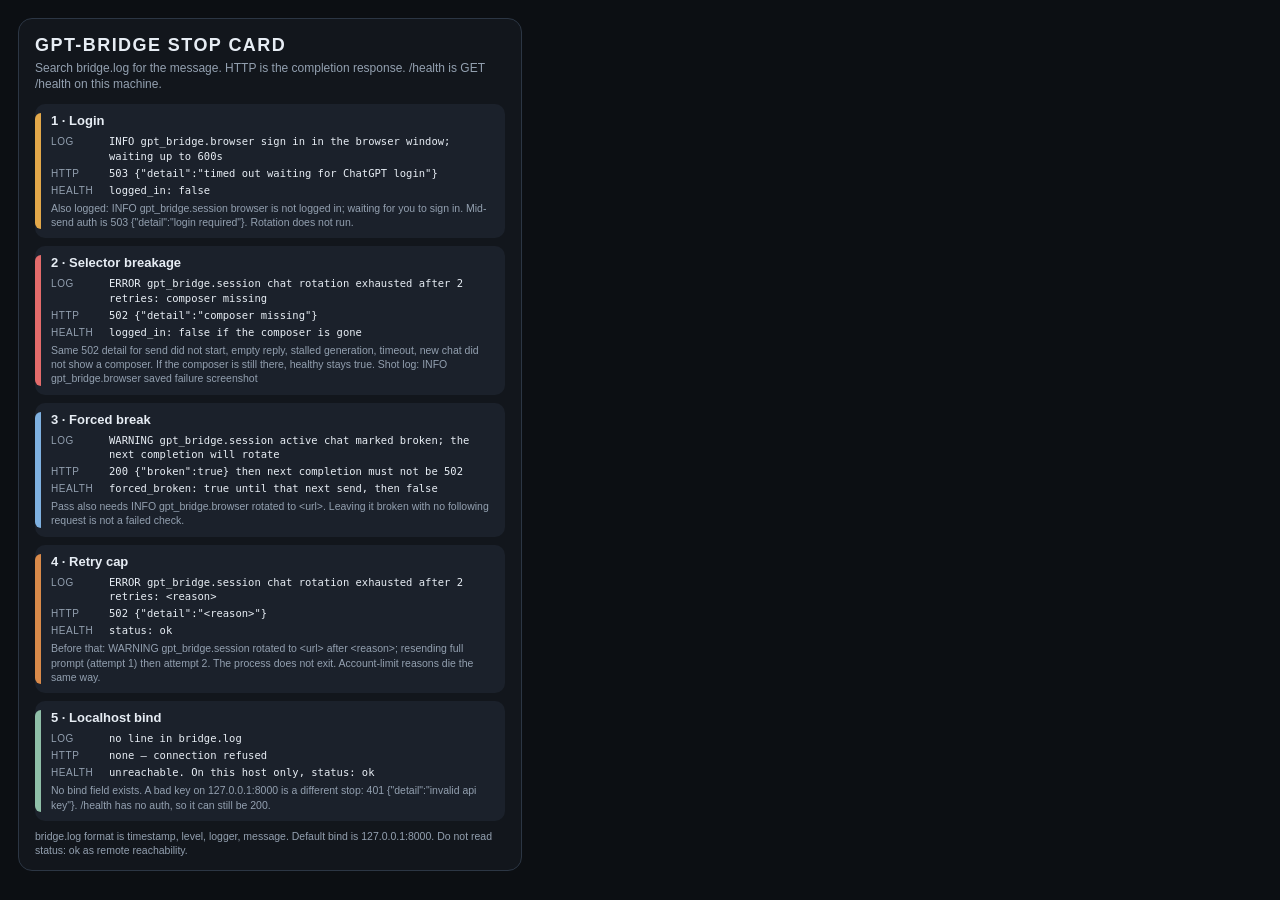
<file: operator-card.html>
<!DOCTYPE html>
<html lang="en">
<head>
<meta charset="utf-8" />
<title>gpt-bridge stop card</title>
<style>
  :root {
    --bg: #12161c;
    --card: #1b212b;
    --ink: #e7edf4;
    --muted: #93a0b0;
    --line: #2c3644;
    --mono: "IBM Plex Mono", "ui-monospace", "SFMono-Regular", Menlo, Consolas, monospace;
    --sans: "IBM Plex Sans", "Segoe UI", sans-serif;
    --login: #e2a84a;
    --selector: #e36b6b;
    --break: #7eb0e0;
    --retry: #d98a4a;
    --bind: #8fbfa8;
  }
  * { box-sizing: border-box; }
  html, body { margin: 0; background: #0c0f13; }
  body {
    font-family: var(--sans);
    color: var(--ink);
    padding: 18px;
  }
  main {
    width: 504px;
    background: var(--bg);
    border: 1px solid var(--line);
    border-radius: 14px;
    padding: 16px 16px 12px;
  }
  header { margin-bottom: 12px; }
  h1 {
    margin: 0;
    font-size: 18px;
    letter-spacing: 0.08em;
    font-weight: 650;
  }
  .sub {
    margin: 4px 0 0;
    color: var(--muted);
    font-size: 12px;
    line-height: 1.35;
  }
  .row {
    display: grid;
    grid-template-columns: 6px 1fr;
    gap: 10px;
    background: var(--card);
    border-radius: 10px;
    padding: 9px 10px 9px 0;
    margin-bottom: 8px;
  }
  .rail { border-radius: 10px 0 0 10px; }
  .login { background: var(--login); }
  .selector { background: var(--selector); }
  .break { background: var(--break); }
  .retry { background: var(--retry); }
  .bind { background: var(--bind); }
  h2 {
    margin: 0 0 6px;
    font-size: 13px;
    font-weight: 650;
  }
  .field {
    display: grid;
    grid-template-columns: 52px 1fr;
    gap: 6px;
    margin-top: 3px;
    align-items: start;
  }
  .k {
    color: var(--muted);
    font-size: 10px;
    letter-spacing: 0.06em;
    padding-top: 2px;
  }
  .v {
    font-family: var(--mono);
    font-size: 10.5px;
    line-height: 1.35;
    word-break: break-word;
  }
  .note {
    margin: 4px 0 0;
    color: var(--muted);
    font-size: 10.5px;
    line-height: 1.35;
  }
  footer {
    color: var(--muted);
    font-size: 10.5px;
    line-height: 1.4;
    margin-top: 4px;
  }
</style>
</head>
<body>
<main>
  <header>
    <h1>GPT-BRIDGE STOP CARD</h1>
    <p class="sub">Search bridge.log for the message. HTTP is the completion response. /health is GET /health on this machine.</p>
  </header>

  <section class="row">
    <div class="rail login"></div>
    <div>
      <h2>1 · Login</h2>
      <div class="field"><div class="k">LOG</div><div class="v">INFO gpt_bridge.browser sign in in the browser window; waiting up to 600s</div></div>
      <div class="field"><div class="k">HTTP</div><div class="v">503 {"detail":"timed out waiting for ChatGPT login"}</div></div>
      <div class="field"><div class="k">HEALTH</div><div class="v">logged_in: false</div></div>
      <p class="note">Also logged: INFO gpt_bridge.session browser is not logged in; waiting for you to sign in. Mid-send auth is 503 {"detail":"login required"}. Rotation does not run.</p>
    </div>
  </section>

  <section class="row">
    <div class="rail selector"></div>
    <div>
      <h2>2 · Selector breakage</h2>
      <div class="field"><div class="k">LOG</div><div class="v">ERROR gpt_bridge.session chat rotation exhausted after 2 retries: composer missing</div></div>
      <div class="field"><div class="k">HTTP</div><div class="v">502 {"detail":"composer missing"}</div></div>
      <div class="field"><div class="k">HEALTH</div><div class="v">logged_in: false if the composer is gone</div></div>
      <p class="note">Same 502 detail for send did not start, empty reply, stalled generation, timeout, new chat did not show a composer. If the composer is still there, healthy stays true. Shot log: INFO gpt_bridge.browser saved failure screenshot</p>
    </div>
  </section>

  <section class="row">
    <div class="rail break"></div>
    <div>
      <h2>3 · Forced break</h2>
      <div class="field"><div class="k">LOG</div><div class="v">WARNING gpt_bridge.session active chat marked broken; the next completion will rotate</div></div>
      <div class="field"><div class="k">HTTP</div><div class="v">200 {"broken":true} then next completion must not be 502</div></div>
      <div class="field"><div class="k">HEALTH</div><div class="v">forced_broken: true until that next send, then false</div></div>
      <p class="note">Pass also needs INFO gpt_bridge.browser rotated to &lt;url&gt;. Leaving it broken with no following request is not a failed check.</p>
    </div>
  </section>

  <section class="row">
    <div class="rail retry"></div>
    <div>
      <h2>4 · Retry cap</h2>
      <div class="field"><div class="k">LOG</div><div class="v">ERROR gpt_bridge.session chat rotation exhausted after 2 retries: &lt;reason&gt;</div></div>
      <div class="field"><div class="k">HTTP</div><div class="v">502 {"detail":"&lt;reason&gt;"}</div></div>
      <div class="field"><div class="k">HEALTH</div><div class="v">status: ok</div></div>
      <p class="note">Before that: WARNING gpt_bridge.session rotated to &lt;url&gt; after &lt;reason&gt;; resending full prompt (attempt 1) then attempt 2. The process does not exit. Account-limit reasons die the same way.</p>
    </div>
  </section>

  <section class="row">
    <div class="rail bind"></div>
    <div>
      <h2>5 · Localhost bind</h2>
      <div class="field"><div class="k">LOG</div><div class="v">no line in bridge.log</div></div>
      <div class="field"><div class="k">HTTP</div><div class="v">none — connection refused</div></div>
      <div class="field"><div class="k">HEALTH</div><div class="v">unreachable. On this host only, status: ok</div></div>
      <p class="note">No bind field exists. A bad key on 127.0.0.1:8000 is a different stop: 401 {"detail":"invalid api key"}. /health has no auth, so it can still be 200.</p>
    </div>
  </section>

  <footer>bridge.log format is timestamp, level, logger, message. Default bind is 127.0.0.1:8000. Do not read status: ok as remote reachability.</footer>
</main>
</body>
</html>
</file>
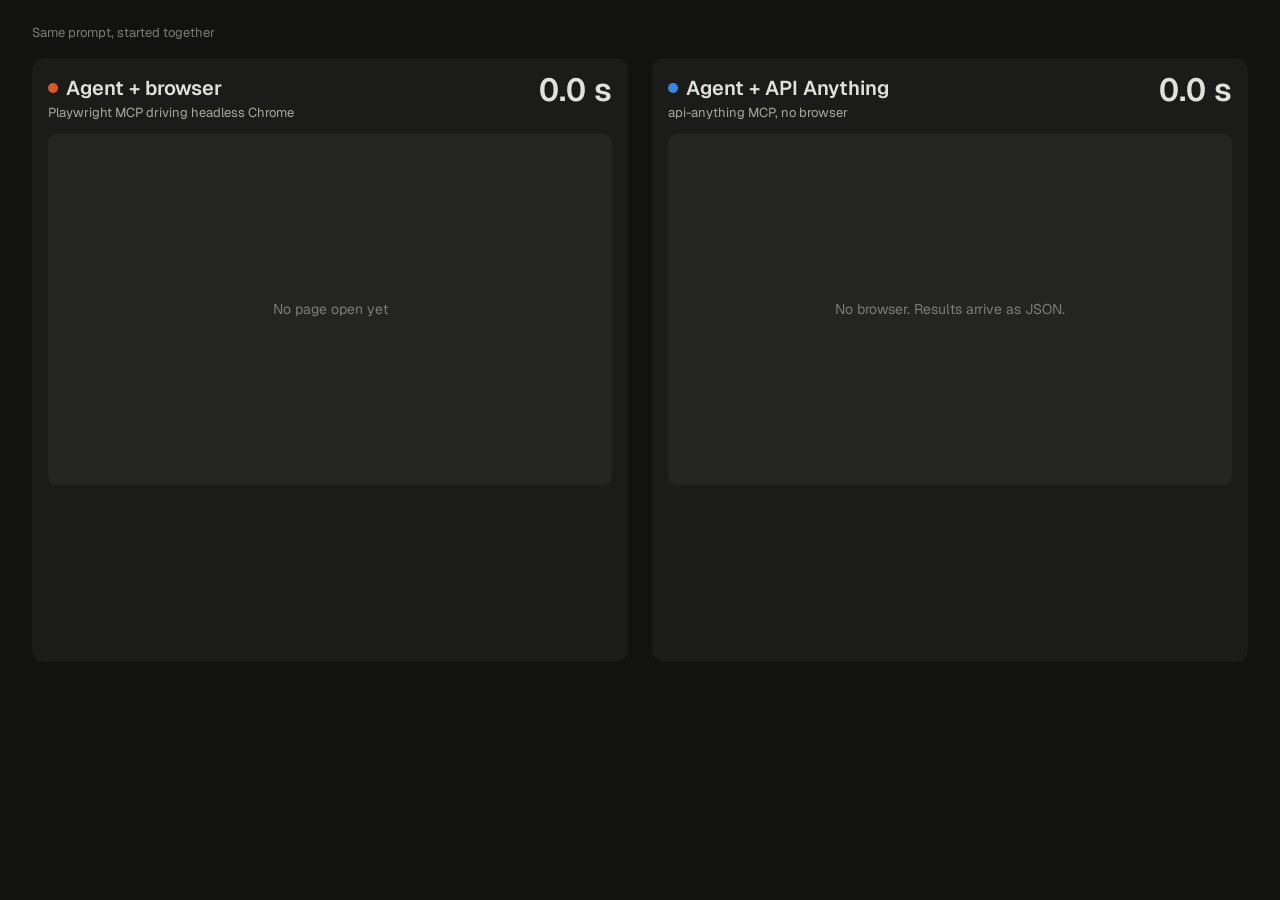
<file: api-anything/bench/video/race.html>
<!doctype html>
<meta charset="utf-8">
<!-- One frame of the race video. render.mjs loads this, sets window.TIMELINE, then calls render(t) per frame. -->
<style>
  @import url("https://fonts.googleapis.com/css2?family=Geist:wght@400;500;600&family=Geist+Mono:wght@400;500&display=block");
  :root {
    --page: #121211; --panel: #1b1b1a; --inset: #242423; --line: #2e2e2c;
    --text: #e0e0dc; --text-2: #a8a79f; --muted: #7d7c76;
    --browser: #d95926; --api: #3987e5;
    --s1: 4px; --s2: 8px; --s3: 12px; --s4: 16px; --s5: 24px; --s6: 32px;
  }
  * { box-sizing: border-box; margin: 0; }
  html, body { width: 1280px; height: 720px; background: var(--page); color: var(--text); font: 400 14px/1.4 Geist, sans-serif; overflow: hidden; }
  .mono { font-family: "Geist Mono", ui-monospace, monospace; }
  header { padding: var(--s5) var(--s6) var(--s4); display: flex; gap: var(--s4); align-items: baseline; }
  header .label { color: var(--muted); font-size: 13px; }
  header .prompt { font-size: 16px; color: var(--text); }
  main { display: grid; grid-template-columns: minmax(0, 1fr) minmax(0, 1fr); gap: var(--s5); padding: 0 var(--s6); }
  .col { background: var(--panel); border-radius: 12px; padding: var(--s4); height: 604px; display: flex; flex-direction: column; gap: var(--s3); position: relative; }
  .head { display: flex; justify-content: space-between; align-items: flex-start; }
  .name { font-size: 20px; font-weight: 600; display: flex; align-items: center; gap: var(--s2); }
  .name i { width: 10px; height: 10px; border-radius: 5px; display: inline-block; }
  .sub { color: var(--text-2); font-size: 13px; margin-top: 2px; }
  .clock { text-align: right; }
  .clock .t { font-size: 32px; font-weight: 600; font-variant-numeric: tabular-nums; line-height: 1; }
  .clock .tok { color: var(--text-2); font-size: 13px; font-variant-numeric: tabular-nums; margin-top: var(--s1); }
  .stage { height: 351px; border-radius: 8px; background: var(--inset); overflow: hidden; position: relative; }
  .stage video { width: 100%; height: 100%; object-fit: cover; object-position: top left; display: block; }
  .stage .empty { position: absolute; inset: 0; display: grid; place-items: center; color: var(--muted); font-size: 14px; }
  .stage .cap { padding: var(--s3) var(--s4) var(--s2); color: var(--text-2); font-size: 13px; }
  .stage .cap b { color: var(--text); font-weight: 500; }
  .stage .data { overflow: hidden; }
  .stage table { border-collapse: collapse; margin: 0 var(--s4); font-size: 11.5px; width: calc(100% - 2 * var(--s4)); }
  .stage th { text-align: left; color: var(--muted); font-weight: 400; padding: 4px 6px 4px 0; border-bottom: 1px solid var(--line); }
  .stage td { color: var(--text-2); padding: 4px 6px 4px 0; border-bottom: 1px solid var(--line); white-space: nowrap; font-variant-numeric: tabular-nums; }
  .stage .answer { position: absolute; inset: 0; background: var(--inset); padding: var(--s4); display: none; }
  .answer .stat { font-size: 18px; font-weight: 600; font-variant-numeric: tabular-nums; }
  .answer .ans { color: var(--text-2); font-size: 13px; line-height: 1.5; margin-top: var(--s3); white-space: pre-wrap; overflow: hidden; display: -webkit-box; -webkit-box-orient: vertical; -webkit-line-clamp: 13; }
  ol { list-style: none; padding: 0; display: flex; flex-direction: column; gap: 2px; font-size: 13px; }
  li { display: grid; grid-template-columns: 52px 1fr auto; gap: var(--s2); padding: 5px var(--s2); border-radius: 6px; font-variant-numeric: tabular-nums; }
  li .at { color: var(--muted); }
  li .what { white-space: nowrap; overflow: hidden; text-overflow: ellipsis; }
  li .what .mono { color: var(--text-2); font-size: 12px; }
  li .res { color: var(--muted); }
  li.running { background: var(--inset); }
  footer { position: absolute; left: var(--s6); right: var(--s6); bottom: 10px; color: var(--muted); font-size: 12px; display: flex; justify-content: space-between; }
</style>
<header><span class="label">Same prompt, started together</span><span class="prompt" id="prompt"></span></header>
<main>
  <section class="col" id="browser">
    <div class="head"><div><div class="name"><i style="background:var(--browser)"></i>Agent + browser</div><div class="sub">Playwright MCP driving headless Chrome</div></div>
      <div class="clock"><div class="t">0.0 s</div><div class="tok"></div></div></div>
    <div class="stage"><video muted preload="auto"></video><div class="empty">No page open yet</div><div class="answer"><div class="stat"></div><div class="ans"></div></div></div>
    <ol></ol>
  </section>
  <section class="col" id="api">
    <div class="head"><div><div class="name"><i style="background:var(--api)"></i>Agent + API Anything</div><div class="sub">api-anything MCP, no browser</div></div>
      <div class="clock"><div class="t">0.0 s</div><div class="tok"></div></div></div>
    <div class="stage"><div class="data"></div><div class="empty">No browser. Results arrive as JSON.</div><div class="answer"><div class="stat"></div><div class="ans"></div></div></div>
    <ol></ol>
  </section>
</main>
<footer><span id="credit"></span></footer>
<script>
  const fmtS = (ms) => (ms / 1000).toFixed(1) + " s";
  const fmtK = (n) => (n >= 1000 ? (n / 1000).toFixed(1) + "k" : String(n));
  const fmtChars = (n) => (n >= 1000 ? (n / 1000).toFixed(1) + "k chars" : n + " chars");
  const esc = (s) => String(s).replace(/[&<>]/g, (c) => ({ "&": "&amp;", "<": "&lt;", ">": "&gt;" })[c]);

  function describe(c) {
    const i = (() => { try { return JSON.parse(c.input); } catch { return {}; } })();
    switch (c.tool) {
      case "browser_navigate": return ["Open page", decodeURIComponent(i.url ?? "").replace(/^https:\/\/www\./, "")];
      case "browser_snapshot": return ["Read page structure", ""];
      case "browser_evaluate": return ["Run JavaScript in page", ""];
      case "browser_run_code_unsafe": return ["Run a Playwright script", ""];
      case "browser_find": return ["Search page text", i.regex ?? i.text ?? ""];
      case "browser_click": return ["Click", i.element ?? ""];
      case "browser_type": return ["Type", i.text ?? ""];
      case "browser_wait_for": return ["Wait", i.text ?? i.time ?? ""];
      case "list_sites": return ["list_sites", ""];
      case "list_operations": return ["list_operations", i.site ?? ""];
      case "call_operation": return [`${i.site}.${i.op}`, Object.values(i.args ?? {}).join(" ")];
      default: return [c.tool.replace(/^browser_/, ""), ""];
    }
  }

  window.render = async (t) => {
    const T = window.TIMELINE;
    document.getElementById("prompt").textContent = T.prompt;
    document.getElementById("credit").textContent = T.credit;
    for (const arm of ["browser", "api"]) {
      const A = T[arm], col = document.getElementById(arm), end = A.end.t, finished = t >= end;
      const now = Math.min(t, end);
      col.querySelector(".clock .t").textContent = fmtS(now);
      const u = A.usage.filter((x) => x.t <= t).at(-1);
      col.querySelector(".clock .tok").textContent = (u ? fmtK(u.tokens) : "0") + " tokens to the model";
      const calls = A.calls.filter((c) => c.t <= t);
      col.querySelector("ol").innerHTML = calls.slice(-4).map((c) => {
        const [what, arg] = describe(c), running = !c.done || c.done > t;
        const res = running ? fmtS(t - c.t) : `${fmtS(c.done - c.t)} · ${fmtChars(c.resultChars)}`;
        return `<li class="${running ? "running" : ""}"><span class="at">${fmtS(c.t)}</span><span class="what">${esc(what)} <span class="mono">${esc(arg)}</span></span><span class="res">${res}</span></li>`;
      }).join("");
      const done = col.querySelector(".answer");
      done.style.display = finished ? "block" : "none";
      if (finished) {
        done.querySelector(".stat").textContent = `Done in ${fmtS(end)} · $${A.end.costUsd.toFixed(3)} · ${A.calls.length} tool calls`;
        done.querySelector(".ans").textContent = A.end.answer.replace(/\*\*/g, "");
      }
      if (arm === "browser") {
        const v = col.querySelector("video"), vt = (t - T.footageOffsetMs) / 1000;
        if (!v.src) v.src = T.footageSrc;
        const show = vt >= 0;
        col.querySelector(".stage .empty").style.display = show ? "none" : "grid";
        v.style.display = show ? "block" : "none";
        if (show) {
          const target = Math.min(vt, v.duration || vt);
          if (Math.abs(v.currentTime - target) > 0.01) await new Promise((r) => { v.addEventListener("seeked", r, { once: true }); v.currentTime = target; });
        }
      } else {
        const last = calls.filter((c) => c.tool === "call_operation" && c.preview && c.done <= t).at(-1);
        col.querySelector(".stage .empty").style.display = last ? "none" : "grid";
        const cell = (v) => (v === null ? "" : typeof v === "string" ? v : JSON.stringify(v).replace(/"/g, ""));
        const p = last?.preview;
        col.querySelector(".stage .data").innerHTML = p
          ? `<div class="cap"><b>${esc(describe(last).join(" "))}</b> returned ${p.total} rows as JSON. First ${p.rows.length}:</div>` +
            `<table class="mono"><tr>${p.columns.map((c) => `<th>${esc(c)}</th>`).join("")}</tr>` +
            p.rows.map((r) => `<tr>${r.map((v) => `<td>${esc(cell(v))}</td>`).join("")}</tr>`).join("") + "</table>"
          : "";
      }
    }
  };
</script>
</file>
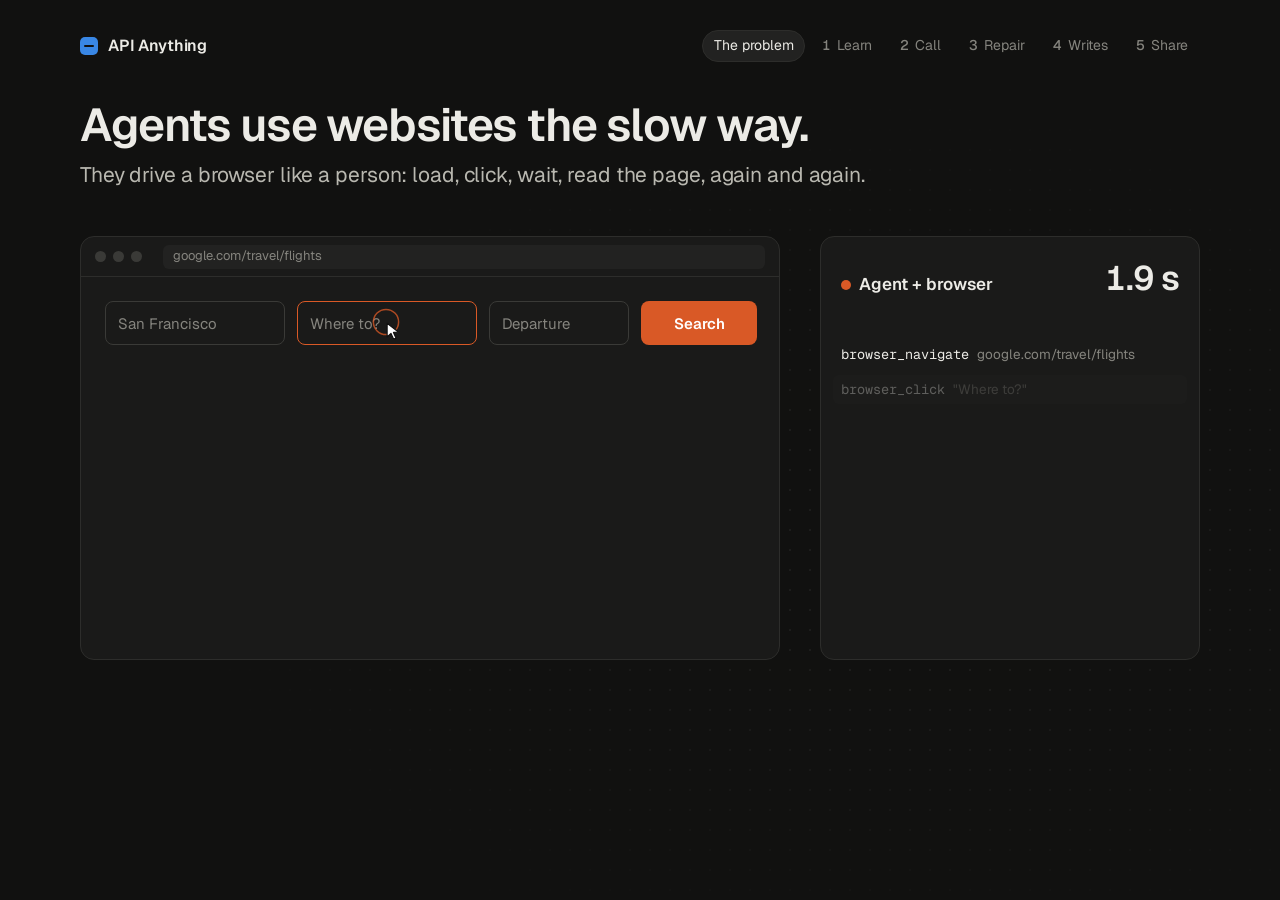
<file: api-anything/docs/media/explainer/explainer.html>
<!doctype html>
<meta charset="utf-8">
<title>API Anything explainer</title>
<!--
  The explainer video, as one page. render(t) draws the frame at t seconds and nothing else moves it,
  so render.mjs can step it frame by frame. Opened directly in a browser, it plays itself in a loop.
  Every number on screen comes from README.md or bench/README.md.
-->
<style>
  @import url("https://fonts.googleapis.com/css2?family=Geist:wght@400;500;600;700&family=Geist+Mono:wght@400;500;600&display=block");
  :root {
    --page: #111110; --panel: #1a1a19; --inset: #222221; --line: #2d2d2b; --wall: #3a3a37;
    --text: #ecebe6; --text-2: #b9b8b0; --muted: #85847e;
    --api: #3987e5; --api-text: #6aa7f0; --api-soft: #15253a;
    --browser: #d95926; --browser-text: #ec7f4f; --browser-soft: #2c1a11;
    --ok: #3fb950; --ok-soft: #14291a; --warn: #e3b341; --warn-soft: #2e2510;
  }
  * { box-sizing: border-box; margin: 0; }
  html, body { width: 1280px; height: 720px; overflow: hidden; background: var(--page); color: var(--text);
    font: 400 16px/1.4 Geist, -apple-system, BlinkMacSystemFont, "Segoe UI", sans-serif; -webkit-font-smoothing: antialiased; }
  .mono, code { font-family: "Geist Mono", ui-monospace, SFMono-Regular, Menlo, monospace; }
  .abs { position: absolute; }
  #bg { position: absolute; inset: 0; background-image: radial-gradient(#ffffff0d 1px, transparent 1.2px); background-size: 20px 20px;
    -webkit-mask-image: radial-gradient(ellipse 80% 70% at 70% 60%, #000 20%, transparent 75%); }

  /* top bar: wordmark and chapters */
  #top { position: absolute; left: 80px; right: 80px; top: 30px; height: 32px; display: flex; align-items: center; justify-content: space-between; }
  #mark { font-weight: 600; font-size: 16px; letter-spacing: -0.01em; display: flex; align-items: center; gap: 10px; }
  #mark i { width: 18px; height: 18px; border-radius: 5px; background: var(--api); display: inline-block; position: relative; }
  #mark i::after { content: ""; position: absolute; left: 4px; right: 4px; top: 8px; height: 2px; background: var(--page); border-radius: 1px; }
  #chapters { position: relative; display: flex; gap: 4px; font-size: 14px; }
  #chapters span { position: relative; z-index: 1; padding: 6px 12px; color: var(--muted); border-radius: 999px; }
  #chapters span b { font-weight: 500; color: var(--muted); margin-right: 6px; font-variant-numeric: tabular-nums; }
  #pill { position: absolute; top: 0; height: 32px; border-radius: 999px; background: var(--inset); border: 1px solid var(--line); }

  .scene { position: absolute; inset: 0; display: none; }
  .hl { position: absolute; left: 80px; top: 100px; font-size: 46px; font-weight: 600; letter-spacing: -0.03em; line-height: 1.1; }
  .sub { position: absolute; left: 80px; top: 160px; font-size: 21px; color: var(--text-2); letter-spacing: -0.005em; }
  .label { font-size: 14px; color: var(--muted); }
  .panel { background: var(--panel); border: 1px solid var(--line); border-radius: 14px; }
  .chip { background: var(--inset); border-radius: 10px; padding: 0 16px; display: flex; align-items: center; white-space: nowrap; }
  .k { color: var(--muted); } .s { color: var(--ok); } .n { color: var(--api-text); } .o { color: var(--browser-text); }
  .slot { background: var(--api); color: #fff; border-radius: 6px; padding: 1px 6px; font-weight: 600; }
  .ref { background: var(--api-soft); color: var(--api-text); border: 1px solid #2a4a73; border-radius: 6px; padding: 1px 6px; font-weight: 600; }

  /* terminal */
  .term { position: absolute; background: #0c0c0b; border: 1px solid var(--line); border-radius: 14px; overflow: hidden; }
  .term .bar { height: 36px; display: flex; align-items: center; gap: 7px; padding: 0 14px; border-bottom: 1px solid #1f1f1d; }
  .term .bar i { width: 11px; height: 11px; border-radius: 6px; background: #2f2f2c; display: inline-block; }
  .term .bar span { margin-left: 10px; font-size: 13px; color: var(--muted); }
  .term .body { padding: 18px 22px; font: 400 17px/28px "Geist Mono", ui-monospace, SFMono-Regular, Menlo, monospace; white-space: pre; }
  .term .p { color: var(--muted); }
  .caret { display: inline-block; width: 9px; height: 19px; background: var(--text); vertical-align: -3px; margin-left: 1px; }

  /* scene 0: the browser */
  .win { position: absolute; left: 80px; top: 236px; width: 700px; height: 424px; background: var(--panel); border: 1px solid var(--line); border-radius: 14px; overflow: hidden; }
  .win .bar { height: 40px; display: flex; align-items: center; gap: 7px; padding: 0 14px; border-bottom: 1px solid var(--line); }
  .win .bar i { width: 11px; height: 11px; border-radius: 6px; background: var(--wall); display: inline-block; }
  .win .url { margin-left: 14px; flex: 1; height: 24px; border-radius: 6px; background: var(--inset); font-size: 13px; color: var(--muted); display: flex; align-items: center; padding: 0 10px; }
  .field { position: absolute; top: 24px; height: 44px; border: 1px solid var(--wall); border-radius: 8px; padding: 0 12px; display: flex; align-items: center; font-size: 15px; color: var(--muted); }
  .field.on { border-color: var(--browser); }
  .go { position: absolute; top: 24px; left: 560px; width: 116px; height: 44px; border-radius: 8px; background: var(--browser); color: #fff; display: flex; align-items: center; justify-content: center; font-weight: 600; font-size: 15px; }
  .spin { width: 18px; height: 18px; border-radius: 50%; border: 2.5px solid #ffffff55; border-top-color: #fff; display: none; }
  .rows { position: absolute; left: 0; right: 0; top: 92px; bottom: 0; overflow: hidden; }
  .row { position: absolute; left: 24px; right: 24px; height: 44px; border-radius: 8px; background: var(--inset); display: flex; align-items: center; gap: 14px; padding: 0 16px; }
  .row u { height: 9px; border-radius: 5px; background: var(--wall); display: block; text-decoration: none; }
  .row.sel { outline: 2px solid var(--browser); }
  .cursor { position: absolute; left: 0; top: 0; width: 22px; height: 22px; z-index: 5; }
  .ripple { position: absolute; width: 36px; height: 36px; margin: -18px 0 0 -18px; border-radius: 50%; border: 2px solid var(--browser); z-index: 4; opacity: 0; }
  .log { position: absolute; left: 820px; top: 236px; width: 380px; height: 424px; }
  .log .head { padding: 18px 20px 12px; display: flex; justify-content: space-between; align-items: baseline; }
  .log .name { font-size: 17px; font-weight: 600; display: flex; align-items: center; gap: 8px; }
  .dot { width: 10px; height: 10px; border-radius: 5px; display: inline-block; }
  .clock { font-size: 34px; font-weight: 600; font-variant-numeric: tabular-nums; letter-spacing: -0.02em; }
  .log ol { list-style: none; padding: 0 12px; display: flex; flex-direction: column; gap: 2px; }
  .log li { font-size: 13.5px; padding: 5px 8px; border-radius: 6px; white-space: nowrap; overflow: hidden; text-overflow: ellipsis; }
  .log li .mono { color: var(--text); }
  .log li em { font-style: normal; color: var(--muted); margin-left: 8px; }
  .log li.now { background: var(--inset); }
  .cost { position: absolute; left: 20px; right: 20px; bottom: 16px; font-size: 13px; color: var(--muted); }
  .costv { font-size: 17px; font-weight: 600; color: var(--browser-text); font-variant-numeric: tabular-nums; margin-top: 2px; }

  /* scene 1: learning */
  .ex { position: absolute; left: 80px; width: 320px; height: 56px; font-size: 20px; }
  .req { position: absolute; left: 470px; width: 730px; height: 56px; font-size: 20px; }
  .tpl { position: absolute; left: 470px; top: 336px; width: 730px; height: 108px; border-radius: 12px; border: 1.5px solid var(--api); background: var(--api-soft);
    display: flex; flex-direction: column; justify-content: center; padding: 0 22px; font-size: 20px; gap: 12px; }
  .tpl .tag { position: absolute; top: -12px; left: 16px; background: var(--api); color: #fff; font-size: 12px; font-weight: 600; padding: 3px 9px; border-radius: 6px; letter-spacing: 0.02em; }
  .loader { position: absolute; left: 80px; width: 320px; height: 4px; border-radius: 2px; background: var(--inset); overflow: hidden; }
  .loader div { height: 100%; width: 0; background: var(--browser); border-radius: 2px; }
  .note { display: flex; align-items: center; gap: 10px; font-size: 16px; color: var(--text-2); }
  .tick { width: 22px; height: 22px; border-radius: 11px; background: var(--ok); display: inline-grid; place-items: center; flex: none; }
  .tick::after { content: ""; width: 9px; height: 5px; border: solid #0b0b0b; border-width: 0 0 2.5px 2.5px; transform: translateY(-1px) rotate(-45deg); }
  .lock { width: 22px; height: 22px; flex: none; }

  /* scene 2: ladder */
  .step { position: absolute; left: 800px; width: 400px; height: 76px; border-radius: 12px; border: 1.5px solid var(--wall); background: var(--panel); padding: 13px 18px; }
  .step .t { font-size: 12px; font-weight: 600; letter-spacing: 0.08em; color: var(--muted); }
  .step .h { font-size: 18px; font-weight: 600; margin-top: 2px; }
  .step .w { position: absolute; right: 18px; top: 28px; font-size: 13px; color: var(--muted); text-align: right; }
  .step.on { border-color: var(--api); background: var(--api-soft); }
  .step.on .t { color: var(--api-text); }
  .hit { position: absolute; left: 12px; right: 12px; height: 28px; border-radius: 6px; background: #3987e529; transform-origin: left center; }
  .strip { position: absolute; left: 80px; top: 612px; width: 1120px; height: 56px; display: flex; align-items: center; gap: 18px; padding: 0 22px; font-size: 16px; color: var(--text-2); }
  .strip b { color: var(--text); font-weight: 600; font-variant-numeric: tabular-nums; }

  /* scene 3: repair */
  .fix { position: absolute; top: 250px; width: 256px; height: 112px; border-radius: 12px; border: 1.5px solid var(--wall); background: var(--panel); padding: 16px 18px; }
  .fix .h { font-size: 18px; font-weight: 600; display: flex; align-items: center; gap: 8px; }
  .fix .d { font-size: 14.5px; color: var(--text-2); margin-top: 6px; line-height: 1.4; }
  .fix .n { font-size: 12px; font-weight: 600; color: var(--muted); letter-spacing: 0.08em; }
  .arrow { position: absolute; top: 300px; width: 20px; height: 12px; }
  .diff { position: absolute; left: 80px; top: 404px; width: 1120px; height: 132px; padding: 18px 24px; font-size: 18px; line-height: 32px; }
  .strike { position: relative; display: inline-block; }
  .strike::after { content: ""; position: absolute; left: -2px; right: -2px; top: 52%; height: 2px; background: var(--browser-text); transform-origin: left; transform: scaleX(var(--k, 0)); }

  /* scene 4: writes */
  .status { position: absolute; top: 560px; width: 208px; height: 96px; border-radius: 12px; border: 1.5px solid var(--line); background: var(--panel); padding: 14px 16px; }
  .status code { font-size: 16px; font-weight: 600; color: var(--text); }
  .status div { font-size: 14px; color: var(--muted); margin-top: 6px; line-height: 1.35; }
  .flag { position: absolute; font-size: 14px; font-weight: 500; padding: 5px 10px; border-radius: 7px; white-space: nowrap; }

  /* scene 5: registry */
  .reg { position: absolute; left: 860px; top: 236px; width: 340px; height: 424px; padding: 18px 20px; }
  .reg h3 { font-size: 17px; font-weight: 600; }
  .reg .file { height: 31px; display: flex; align-items: center; gap: 10px; font-size: 15px; color: var(--text-2); border-bottom: 1px solid var(--line); }
  .reg .file svg { flex: none; }
  .fly { position: absolute; height: 34px; padding: 0 12px; border-radius: 8px; display: flex; align-items: center; gap: 8px; font-size: 15px; z-index: 6; white-space: nowrap; }

  /* scene 6: end card */
  .end-mark { position: absolute; left: 0; right: 0; top: 176px; text-align: center; font-size: 84px; font-weight: 700; letter-spacing: -0.045em; }
  .end-line { position: absolute; left: 0; right: 0; top: 284px; text-align: center; font-size: 26px; color: var(--text-2); letter-spacing: -0.01em; }
  .install { position: absolute; left: 110px; width: 1060px; top: 392px; height: 112px; border-radius: 14px; padding: 20px 26px; }
  .install .label { margin-bottom: 12px; }
  .install code { font-size: 18px; color: var(--text); white-space: nowrap; }
  .end-foot { position: absolute; left: 0; right: 0; top: 540px; text-align: center; font-size: 17px; color: var(--muted); }
</style>

<div id="bg"></div>
<div id="top">
  <div id="mark"><i></i>API Anything</div>
  <div id="chapters"><div id="pill"></div>
    <span>The problem</span><span><b>1</b>Learn</span><span><b>2</b>Call</span><span><b>3</b>Repair</span><span><b>4</b>Writes</span><span><b>5</b>Share</span>
  </div>
</div>

<!-- 0. The problem -->
<section class="scene" id="s0" data-start="0" data-end="7.4">
  <h1 class="hl" data-in="0.1">Agents use websites the slow way.</h1>
  <p class="sub" data-in="0.25">They drive a browser like a person: load, click, wait, read the page, again and again.</p>
  <div class="win" data-in="0.35">
    <div class="bar"><i></i><i></i><i></i><div class="url">google.com/travel/flights</div></div>
    <div class="abs" style="left:0;right:0;top:40px;bottom:0">
      <div class="field" style="left:24px;width:180px">San Francisco</div>
      <div class="field" id="to" style="left:216px;width:180px">Where to?</div>
      <div class="field" id="date" style="left:408px;width:140px">Departure</div>
      <div class="go"><span id="golabel">Search</span><div class="spin" id="spin"></div></div>
      <div class="rows" id="rows"></div>
    </div>
  </div>
  <div class="ripple" id="ripple"></div>
  <svg class="cursor" id="cursor" viewBox="0 0 22 22"><path d="M3,2L3,18L7.5,13.8L10.6,20.5L13.4,19.3L10.4,12.7L16.5,12.4Z" fill="#fff" stroke="#111" stroke-width="1.4" stroke-linejoin="round"/></svg>
  <div class="log panel" data-in="0.45">
    <div class="head"><div class="name"><span class="dot" style="background:var(--browser)"></span>Agent + browser</div>
      <div style="text-align:right"><div class="clock" id="clock0">0.0 s</div><div class="costv" id="cost0">$0.166</div></div></div>
    <ol id="log0"></ol>
    <div class="cost" id="cap0">Median of 5 runs: cheapest nonstop SFO to JFK, 1 date</div>
  </div>
</section>

<!-- 1. Learn -->
<section class="scene" id="s1" data-start="7.4" data-end="15.4">
  <h1 class="hl" data-in="0.1">Teach it a site once.</h1>
  <p class="sub" data-in="0.25">Give two example inputs. A headless browser loads the page for each. No LLM needed.</p>
  <div class="label abs" style="left:80px;top:298px" data-in="0.5">two example inputs</div>
  <div class="ex chip mono" style="top:326px" data-in="0.6">domain=<span class="o">github.com</span></div>
  <div class="ex chip mono" style="top:398px" data-in="0.72">domain=<span class="o">github.io</span></div>
  <div class="loader" style="top:472px" data-in="0.9"><div id="load1"></div></div>
  <div class="loader" style="top:484px" data-in="0.9"><div id="load2"></div></div>
  <div class="label abs" id="loadlabel" style="left:80px;top:500px" data-in="0.9">headless browser: loading the page…</div>
  <div class="label abs" id="reqlabel" style="left:470px;top:298px" data-in="1.5">the request each load sent</div>
  <div class="req chip mono" id="req1" style="top:326px" data-in="1.7"><b style="font-weight:600">GET</b>&nbsp;news.ycombinator.com/from?site=<span class="o">github.com</span></div>
  <div class="req chip mono" id="req2" style="top:398px" data-in="2.5"><b style="font-weight:600">GET</b>&nbsp;news.ycombinator.com/from?site=<span class="o">github.io</span></div>
  <div class="tpl mono" id="tpl">
    <span class="tag">saved operation: hn-demo links</span>
    <div><b style="font-weight:600">GET</b> news.ycombinator.com/from?site=<span class="slot" id="slot">{domain}</span></div>
    <div id="cookie"><span class="k">Cookie:</span> <span id="cval" class="o">user=a8f3…c2e1</span><span id="cref" class="ref" style="display:none">cookie:user</span></div>
  </div>
  <div class="note abs" style="left:470px;top:494px" data-in="4.6"><span class="tick"></span><span>What changed with the input became the slot <code class="n">{domain}</code>. The rest is a template.</span></div>
  <div class="note abs" style="left:470px;top:536px" data-in="5.3">
    <svg class="lock" viewBox="0 0 22 22"><rect x="4" y="9.5" width="14" height="10" rx="2.5" fill="none" stroke="var(--api-text)" stroke-width="1.8"/><path d="M7.5,9.5V7a3.5,3.5 0 0 1 7,0v2.5" fill="none" stroke="var(--api-text)" stroke-width="1.8"/></svg>
    <span>Cookies and tokens become references. The values stay in ~/.api-anything, never in the spec.</span>
  </div>
</section>

<!-- 2. Call -->
<section class="scene" id="s2" data-start="15.4" data-end="23">
  <h1 class="hl" data-in="0.1">Then it calls the site like an API.</h1>
  <p class="sub" data-in="0.25">Fill the slots and send plain HTTP. JSON comes back, with no browser.</p>
  <div class="term" style="left:80px;top:236px;width:680px;height:352px" data-in="0.35">
    <div class="bar"><i></i><i></i><i></i><span>terminal</span></div>
    <div class="hit" id="hit1" style="top:166px"></div>
    <div class="hit" id="hit2" style="top:222px"></div>
    <div class="body"><span class="p">$ </span><span data-type="0.7" data-cps="44">api-anything call hacker-news search query=sqlite</span><span class="caret" data-caret="0.5,2.0"></span>
<span id="json2" style="display:inline-block;vertical-align:top">{
  <span class="k">"ok":</span> <span class="s">true</span>,
  <span class="k">"class":</span> <span class="s">"ok"</span>,
  <span class="k">"tier":</span> <span class="n">1</span>,
  <span class="k">"data":</span> [{<span class="k">"title":</span> "Hosting SQLite databases on…"}, …],
  <span class="k">"ms":</span> <span class="n">111</span>
}</span></div>
  </div>
  <div class="label abs" style="left:800px;top:240px" data-in="3.0">if the site pushes back, it falls back</div>
  <div class="step on" style="top:266px" data-in="3.1"><div class="t">TIER 1</div><div class="h">Node fetch, plain HTTP</div><div class="w mono" style="color:var(--api-text);font-size:15px;font-weight:600;top:27px">no browser</div></div>
  <div class="step" style="top:356px" data-in="3.35"><div class="t">TIER 2 · IF THE SITE BLOCKS PLAIN HTTP</div><div class="h">fetch from inside a browser page</div></div>
  <div class="step" style="top:446px" data-in="3.6"><div class="t">TIER 3 · LAST RESORT, READS ONLY</div><div class="h">run the page, read its own response</div></div>
  <div class="strip panel" data-in="4.6">
    <span>Same agent, same prompt, 1-date flight search:</span>
    <span><span class="dot" style="background:var(--browser)"></span> browser <b>12.9 s · $0.166</b></span>
    <span style="color:var(--muted)">→</span>
    <span><span class="dot" style="background:var(--api)"></span> API Anything <b>8.4 s · $0.074</b></span>
    <span style="margin-left:auto;font-size:13px;color:var(--muted)">median of 5 runs</span>
  </div>
</section>

<!-- 3. Repair -->
<section class="scene" id="s3" data-start="23" data-end="30">
  <h1 class="hl" data-in="0.1">When the site changes, it repairs the request.</h1>
  <p class="sub" data-in="0.25">It re-learns what drifted, and saves the new version only after a replay succeeds.</p>
  <div class="fix" id="f1" style="left:80px" data-in="0.5"><div class="n">1</div><div class="h">It drifts</div><div class="d">The answer stops fitting: a rotated id, a moved field.</div></div>
  <svg class="arrow" style="left:342px" data-in="0.6" viewBox="0 0 24 12"><path d="M1,6H21M16,1.5L21.5,6L16,10.5" fill="none" stroke="var(--muted)" stroke-width="1.8" stroke-linecap="round" stroke-linejoin="round"/></svg>
  <div class="fix" id="f2" style="left:368px" data-in="0.65"><div class="n">2</div><div class="h">Re-learn</div><div class="d">Rescan the page's scripts, or capture the request again.</div></div>
  <svg class="arrow" style="left:630px" data-in="0.75" viewBox="0 0 24 12"><path d="M1,6H21M16,1.5L21.5,6L16,10.5" fill="none" stroke="var(--muted)" stroke-width="1.8" stroke-linecap="round" stroke-linejoin="round"/></svg>
  <div class="fix" id="f3" style="left:656px" data-in="0.8"><div class="n">3</div><div class="h">Replay</div><div class="d">Send the new request with the call's own inputs.</div></div>
  <svg class="arrow" style="left:918px" data-in="0.9" viewBox="0 0 24 12"><path d="M1,6H21M16,1.5L21.5,6L16,10.5" fill="none" stroke="var(--muted)" stroke-width="1.8" stroke-linecap="round" stroke-linejoin="round"/></svg>
  <div class="fix" id="f4" style="left:944px" data-in="0.95"><div class="n">4</div><div class="h">Save</div><div class="d">Only if the replay succeeds. Otherwise, an honest error.</div></div>
  <div class="diff term" data-in="1.1"><div class="body" style="padding:0;font-size:18px;line-height:32px"><span class="k">GET</span> /api/search?q=<span class="slot">{query}</span>
<span class="k">x-build-id:</span> <span class="strike o" id="oldid">8f2a1c</span> <span id="newid" class="s" style="display:inline-block">93d0e7</span>   <span id="driftflag" class="flag" style="position:static;background:var(--browser-soft);color:var(--browser-text)">the site shipped a new build</span>
<span class="k">replay:</span> <span id="replay" class="s"></span></div></div>
  <div class="term" style="left:80px;top:556px;width:1120px;height:100px" data-in="4.2">
    <div class="body" style="font-size:17px"><span class="p">→ </span>{<span class="k">"ok":</span> <span class="s">true</span>, <span class="k">"class":</span> <span class="s">"ok"</span>, <span class="k">"tier":</span> <span class="n">1</span>, <span class="k">"healed":</span> <span class="s">true</span>, <span class="k">"data":</span> […]}
<span class="p">  If the repair fails, the call returns an error, never someone else's data.</span></div>
  </div>
</section>

<!-- 4. Writes -->
<section class="scene" id="s4" data-start="30" data-end="37.2">
  <h1 class="hl" data-in="0.1">It tells the truth about writes.</h1>
  <p class="sub" data-in="0.25">Writes need --allow-writes. Each result says what was sent and whether to send it again.</p>
  <div class="term" style="left:80px;top:236px;width:1120px;height:296px" data-in="0.35">
    <div class="bar"><i></i><i></i><i></i><span>terminal</span></div>
    <div class="body"><span class="p">$ </span><span data-type="0.6" data-cps="60">api-anything call my-site postComment text="Ship it" --allow-writes</span><span class="caret" data-caret="0.45,1.85"></span>
<span id="w1">{<span class="k">"ok":</span> <span class="s">true</span>, <span class="k">"class":</span> <span class="s">"ok"</span>, <span class="k">"tier":</span> <span class="n">1</span>, <span class="k">"write":</span> <span class="s">"accepted"</span>}</span>
<span id="w2p"><span class="p">$ </span></span><span data-type="2.9" data-cps="90">api-anything call my-site postComment text="Ship it" --allow-writes</span><span class="caret" data-caret="2.75,3.75"></span>
<span id="w2">{<span class="k">"ok":</span> false, <span class="k">"class":</span> <span style="color:var(--warn)">"duplicate"</span>, <span class="k">"write":</span> <span style="color:var(--warn)">"not_sent"</span>, <span class="k">"retry":</span> <span class="n">"no"</span>,
 <span class="k">"nextCall":</span> {<span class="k">"action":</span> <span class="n">"check_site"</span>}}</span></div>
  </div>
  <div class="flag" id="flag1" style="left:870px;top:319px;background:var(--ok-soft);color:var(--ok)">the site took it</div>
  <div class="flag" id="flag2" style="left:870px;top:375px;background:var(--warn-soft);color:var(--warn)">same write, so it's refused, not sent twice</div>
  <div class="status" id="st0" style="left:80px" data-in="0.5"><code>not_sent</code><div>nothing was sent</div></div>
  <div class="status" id="st1" style="left:308px" data-in="0.56"><code>not_applied</code><div>the site said it didn't run it</div></div>
  <div class="status" id="st2" style="left:536px" data-in="0.62"><code>accepted</code><div>a 2xx: the site took it</div></div>
  <div class="status" id="st3" style="left:764px" data-in="0.68"><code>may_have_applied</code><div>it may have run: check before any retry</div></div>
  <div class="status" id="st4" style="left:992px" data-in="0.74"><code>applied</code><div>its read-back found it</div></div>
</section>

<!-- 5. Share -->
<section class="scene" id="s5" data-start="37.2" data-end="44">
  <h1 class="hl" data-in="0.1">Share what it learned.</h1>
  <p class="sub" data-in="0.25">Pull a spec someone published, or publish yours as a pull request. Both pass the same checks.</p>
  <div class="term" style="left:80px;top:236px;width:740px;height:196px" data-in="0.35">
    <div class="bar"><i></i><i></i><i></i><span>pull</span></div>
    <div class="body" style="font-size:16px;line-height:27px"><span class="p">$ </span><span data-type="0.6" data-cps="40">api-anything pull goodreads</span>
<span id="pull1"><span class="s">✓</span> passed the shared checks, saved goodreads</span>
<span id="pull2p"><span class="p">$ </span></span><span data-type="2.0" data-cps="70">api-anything call goodreads searchBooks q=piranesi</span>
<span id="pull3">{<span class="k">"ok":</span> <span class="s">true</span>, <span class="k">"class":</span> <span class="s">"ok"</span>, <span class="k">"tier":</span> <span class="n">1</span>, <span class="k">"data":</span> […]}</span></div>
  </div>
  <div class="term" style="left:80px;top:448px;width:740px;height:212px" data-in="0.5">
    <div class="bar"><i></i><i></i><i></i><span>publish</span></div>
    <div class="body" style="font-size:16px;line-height:27px"><span class="p">$ </span><span data-type="2.7" data-cps="40">api-anything publish hn-demo</span>
<span id="pub1" class="k">preview: the files, every host it sends to, anything that may be yours</span>
<span id="pub2p"><span class="p">$ </span></span><span data-type="3.7" data-cps="50">api-anything publish hn-demo --yes</span>
<span id="pub3"><span class="s">✓</span> opened a pull request from your fork</span></div>
  </div>
  <div class="reg panel" data-in="0.45">
    <h3>sites/</h3>
    <div class="label" style="margin:2px 0 10px">the registry, on GitHub</div>
    <div id="files"></div>
  </div>
  <div class="fly mono" id="flyPull" style="background:var(--api-soft);color:var(--api-text);border:1px solid #2a4a73">goodreads.json</div>
  <div class="fly mono" id="flyPub" style="background:var(--ok-soft);color:var(--ok);border:1px solid #23502e">hn-demo.json</div>
</section>

<!-- 6. End card -->
<section class="scene" id="s6" data-start="44" data-end="99">
  <div class="end-mark" data-in="0.1" data-s="0.96">API Anything</div>
  <div class="end-line" data-in="0.3">Teach your agent a website once. After that, it calls the site like an API.</div>
  <div class="install panel" data-in="0.6">
    <div class="label">Install: paste this into Claude Code, Codex or another coding agent</div>
    <code>Set up API Anything for me: https://github.com/goodnight000/api-anything/blob/main/INSTALL.md</code>
  </div>
  <div class="end-foot" data-in="0.9">MCP server · CLI · TypeScript library  —  github.com/goodnight000/api-anything</div>
</section>

<script>
  const DURATION = 49;
  const $ = (s, r = document) => r.querySelector(s);
  const $$ = (s, r = document) => [...r.querySelectorAll(s)];
  const clamp = (x) => Math.max(0, Math.min(1, x));
  const lerp = (a, b, k) => a + (b - a) * k;
  // ease-out curves for things arriving, ease-in-out for things moving on screen
  const outQuint = (x) => 1 - (1 - x) ** 5;
  const outCubic = (x) => 1 - (1 - x) ** 3;
  const inOut = (x) => (x < 0.5 ? 4 * x * x * x : 1 - (-2 * x + 2) ** 3 / 2);
  const inCubic = (x) => x * x * x;
  const prog = (t, at, dur) => clamp((t - at) / dur);
  const show = (el, on) => (el.style.opacity = on ? 1 : 0);

  const scenes = $$(".scene").map((el) => ({ el, start: +el.dataset.start, end: +el.dataset.end }));
  for (const el of $$("[data-type]")) el.dataset.text = el.textContent;

  // Scene 0 content
  const rowsEl = $("#rows");
  const widths = [[70, 110, 60, 180], [90, 80, 70, 150], [60, 120, 80, 170], [80, 100, 50, 160], [70, 90, 70, 190], [90, 110, 60, 140], [60, 100, 80, 170]];
  widths.forEach((w, i) => {
    const r = document.createElement("div");
    r.className = "row";
    r.style.top = `${i * 52}px`;
    r.innerHTML = w.map((x) => `<u style="width:${x}px"></u>`).join("") + `<u style="width:54px;margin-left:auto"></u>`;
    rowsEl.append(r);
  });
  const LOG = [
    [0.3, "browser_navigate", "google.com/travel/flights"],
    [1.05, "browser_click", '"Where to?"'],
    [1.2, "browser_type", '"New York (JFK)"'],
    [2.05, "browser_click", '"Departure"'],
    [2.65, "browser_click", '"Search"'],
    [3.0, "browser_wait_for", "results"],
    [4.1, "browser_snapshot", "read the page"],
    [4.9, "browser_evaluate", "scroll"],
    [5.8, "browser_snapshot", "read it again"],
  ];
  $("#log0").innerHTML = LOG.map(([, a, b]) => `<li><span class="mono">${a}</span><em>${b}</em></li>`).join("");
  // cursor keyframes [t, x, y] and clicks
  const PATH = [[0.4, 700, 640], [1.0, 386, 322], [1.9, 386, 322], [2.0, 558, 322], [2.5, 558, 322], [2.62, 698, 322], [4.4, 698, 322], [4.85, 430, 452], [5.75, 430, 452]];
  const CLICKS = [1.02, 2.03, 2.64, 5.78];

  // Scene 5 content
  const FILES = ["airbnb", "amazon", "dominos-au", "goodreads", "google-flights", "hacker-news", "instagram", "linkedin", "x", "youtube"];
  const fileIcon = `<svg width="14" height="16" viewBox="0 0 14 16"><path d="M2,1h6.5L12.5,5v9.5a.5.5 0 0 1-.5.5H2a.5.5 0 0 1-.5-.5V1.5A.5.5 0 0 1 2,1Z" fill="none" stroke="var(--muted)" stroke-width="1.3"/></svg>`;
  $("#files").innerHTML =
    FILES.map((f) => `<div class="file mono" data-f="${f}">${fileIcon}${f}.json</div>`).join("") +
    `<div class="file mono" id="newfile" style="color:var(--ok);height:0;overflow:hidden;border:0">${fileIcon}hn-demo.json<span style="margin-left:auto;font-family:Geist;font-size:12px">pull request</span></div>`;

  // chapter pill: measured once
  const chapterEls = $$("#chapters span");
  const pill = $("#pill");
  const boxes = chapterEls.map((s) => [s.offsetLeft, s.offsetWidth]);

  function reveal(el, lt) {
    const at = +el.dataset.in;
    const k = outQuint(prog(lt, at, +(el.dataset.d ?? 0.7)));
    const dy = +(el.dataset.y ?? 16) * (1 - k);
    const s = lerp(+(el.dataset.s ?? 1), 1, k);
    el.style.opacity = k;
    el.style.transform = `translateY(${dy}px)${s !== 1 ? ` scale(${s})` : ""}`;
    el.style.filter = k < 1 ? `blur(${(1 - k) * 4}px)` : "";
  }

  function type(el, lt) {
    const full = el.dataset.text;
    const n = Math.max(0, Math.min(full.length, Math.floor((lt - +el.dataset.type) * +el.dataset.cps)));
    el.textContent = full.slice(0, n);
  }

  function caret(el, lt) {
    const [a, b] = el.dataset.caret.split(",").map(Number);
    el.style.visibility = lt >= a && lt <= b && (lt > b - 0.3 || Math.floor(lt * 2.4) % 2 === 0 || lt < a + 1.2) ? "visible" : "hidden";
  }

  /** reveal a block whose time is not a data attribute: opacity plus a small rise */
  function rise(el, lt, at, dur = 0.5, dy = 8) {
    const k = outCubic(prog(lt, at, dur));
    el.style.opacity = k;
    el.style.transform = `translateY(${dy * (1 - k)}px)`;
    return k;
  }

  const custom = {
    s0(lt) {
      // cursor
      let x = PATH[0][1], y = PATH[0][2];
      for (let i = 1; i < PATH.length; i++) {
        const [t0, x0, y0] = PATH[i - 1], [t1, x1, y1] = PATH[i];
        if (lt >= t0) {
          const k = inOut(prog(lt, t0, t1 - t0));
          x = lerp(x0, x1, k); y = lerp(y0, y1, k);
        }
      }
      const cur = $("#cursor");
      const press = CLICKS.some((c) => lt >= c && lt < c + 0.12);
      cur.style.transform = `translate(${x - 3}px, ${y - 2}px) scale(${press ? 0.86 : 1})`;
      cur.style.opacity = clamp((lt - 0.4) / 0.3) * (1 - prog(lt, 6.6, 0.4));
      const rip = $("#ripple");
      const c = CLICKS.findLast((c) => lt >= c);
      const rk = c === undefined ? 1 : prog(lt, c, 0.5);
      rip.style.left = `${x}px`; rip.style.top = `${y}px`;
      rip.style.opacity = rk < 1 ? (1 - rk) * 0.9 : 0;
      rip.style.transform = `scale(${0.4 + outCubic(rk) * 0.9})`;
      // page state
      const to = $("#to"), date = $("#date");
      const typed = "New York (JFK)";
      const n = Math.floor(clamp((lt - 1.2) / 0.55) * typed.length);
      to.textContent = lt < 1.2 ? "Where to?" : typed.slice(0, n) || " ";
      to.style.color = lt < 1.2 ? "" : "var(--text)";
      to.classList.toggle("on", lt >= 1.02 && lt < 2.03);
      date.textContent = lt < 2.15 ? "Departure" : "Tue, Oct 20";
      date.style.color = lt < 2.15 ? "" : "var(--text)";
      date.classList.toggle("on", lt >= 2.03 && lt < 2.64);
      const loading = lt >= 2.7 && lt < 3.95;
      $("#spin").style.display = loading ? "block" : "none";
      $("#spin").style.transform = `rotate(${lt * 720}deg)`;
      $("#golabel").style.display = loading ? "none" : "";
      const rows = $$(".row", rowsEl);
      const scroll = inOut(prog(lt, 4.95, 0.7)) * 104;
      rows.forEach((r, i) => {
        const filled = lt >= 4.0 + i * 0.05;
        const pending = lt >= 2.8;
        r.style.opacity = !pending ? 0 : filled ? 1 : 0.7 + 0.3 * Math.sin(lt * 7 - i * 0.8);
        r.style.transform = `translateY(${-scroll}px)`;
        for (const u of r.children) u.style.background = filled ? (u === r.children[3] ? "#6d6c66" : "var(--wall)") : "#2c2c2a";
        r.classList.toggle("sel", i === 3 && lt >= 5.78);
      });
      // log and clock
      const items = $$("#log0 li");
      LOG.forEach(([at], i) => {
        rise(items[i], lt, at, 0.35, 6);
        items[i].classList.toggle("now", lt >= at && (i === LOG.length - 1 || lt < LOG[i + 1][0]));
      });
      const secs = 12.9 * clamp((lt - 0.2) / 6.0);
      $("#clock0").textContent = `${secs.toFixed(1)} s`;
      $("#clock0").style.color = lt >= 6.2 ? "var(--browser-text)" : "";
      rise($("#cost0"), lt, 6.25, 0.5, 6);
      rise($("#cap0"), lt, 6.4, 0.5, 6);
    },

    s1(lt) {
      $("#load1").style.width = `${inOut(prog(lt, 1.0, 0.7)) * 100}%`;
      $("#load2").style.width = `${inOut(prog(lt, 1.8, 0.7)) * 100}%`;
      $("#loadlabel").textContent = lt < 2.6 ? "headless browser: loading the page…" : "headless browser: loaded it twice";
      // the two requests fold into one template
      const m = inOut(prog(lt, 3.6, 0.6));
      const r1 = $("#req1"), r2 = $("#req2"), tpl = $("#tpl");
      if (lt >= 3.6) {
        r1.style.transform = `translateY(${m * 36}px)`;
        r2.style.transform = `translateY(${-m * 36}px)`;
        r1.style.opacity = r2.style.opacity = 1 - m;
      }
      $("#reqlabel").textContent = lt < 3.9 ? "the request each load sent" : "what changed with the input becomes a slot";
      const tk = outQuint(prog(lt, 3.95, 0.6));
      tpl.style.opacity = tk;
      tpl.style.transform = `scale(${lerp(0.97, 1, tk)})`;
      const sk = prog(lt, 4.25, 0.45);
      $("#slot").style.transform = `scale(${sk < 1 ? 1 + Math.sin(sk * Math.PI) * 0.12 : 1})`;
      $("#slot").style.display = "inline-block";
      // cookie value becomes a reference
      const swap = lt >= 5.0;
      $("#cval").style.display = swap ? "none" : "";
      $("#cref").style.display = swap ? "inline-block" : "none";
      const ck = outQuint(prog(lt, 5.0, 0.5));
      $("#cref").style.transform = `scale(${lerp(0.85, 1, ck)})`;
      $("#cref").style.opacity = ck;
      $("#cval").style.opacity = 1 - prog(lt, 4.7, 0.3);
      $("#cval").style.filter = `blur(${prog(lt, 4.6, 0.4) * 4}px)`;
    },

    s2(lt) {
      const out = $("#json2");
      out.style.clipPath = `inset(0 0 ${100 - 100 * clamp((lt - 2.25) / 0.45)}% 0)`;
      out.style.opacity = lt >= 2.2 ? 1 : 0;
      for (const [id, at] of [["#hit1", 2.9], ["#hit2", 3.05]]) {
        const k = outQuint(prog(lt, at, 0.5));
        $(id).style.transform = `scaleX(${k})`;
        $(id).style.opacity = k;
      }
    },

    s3(lt) {
      const lit = (id, at, color, soft) => {
        const el = $(id), k = outCubic(prog(lt, at, 0.4));
        el.style.borderColor = k > 0 ? color : "";
        el.style.background = k > 0 ? soft : "";
        el.style.boxShadow = k > 0 ? `0 0 0 ${(1 - k) * 8}px ${color}33` : "";
      };
      lit("#f1", 1.6, "var(--browser)", "var(--browser-soft)");
      lit("#f2", 2.3, "var(--api)", "var(--api-soft)");
      lit("#f3", 3.2, "var(--api)", "var(--api-soft)");
      lit("#f4", 3.8, "var(--ok)", "var(--ok-soft)");
      $("#oldid").style.setProperty("--k", outCubic(prog(lt, 2.4, 0.35)));
      $("#oldid").style.opacity = 1 - 0.5 * prog(lt, 2.75, 0.3);
      const nk = outQuint(prog(lt, 2.85, 0.5));
      $("#newid").style.opacity = nk;
      $("#newid").style.transform = `translateX(${(1 - nk) * -8}px)`;
      $("#driftflag").style.opacity = rise($("#driftflag"), lt, 1.55, 0.4, 0) * (1 - prog(lt, 2.85, 0.3));
      const rp = "✓ answered with data, so the new template was saved";
      $("#replay").textContent = lt < 3.2 ? "" : rp.slice(0, Math.floor((lt - 3.2) * 70));
    },

    s4(lt) {
      for (const [id, at] of [["#w1", 2.0], ["#w2p", 2.75], ["#w2", 3.85]]) show($(id), lt >= at);
      rise($("#flag1"), lt, 2.15, 0.45, 0);
      rise($("#flag2"), lt, 4.0, 0.45, 0);
      const mark = (id, from, to, color, soft) => {
        const on = lt >= from && lt < to;
        const el = $(id);
        el.style.borderColor = on ? color : "";
        el.style.background = on ? soft : "";
        el.querySelector("code").style.color = on ? color : "";
      };
      mark("#st2", 2.1, 3.85, "var(--ok)", "var(--ok-soft)");
      mark("#st0", 3.95, 99, "var(--warn)", "var(--warn-soft)");
    },

    s5(lt) {
      for (const [id, at] of [["#pull1", 1.45], ["#pull2p", 1.85], ["#pull3", 2.85], ["#pub1", 3.5], ["#pub2p", 3.6], ["#pub3", 4.55]]) show($(id), lt >= at);
      // goodreads.json flies from the registry into the pull terminal
      const fly = (el, at, dur, from, to) => {
        const k = inOut(prog(lt, at, dur));
        el.style.left = `${lerp(from[0], to[0], k)}px`;
        el.style.top = `${lerp(from[1], to[1], k)}px`;
        el.style.opacity = lt < at || k >= 1 ? 0 : Math.min(1, Math.sin(k * Math.PI) * 3);
      };
      fly($("#flyPull"), 0.95, 0.6, [880, 403], [600, 290]);
      fly($("#flyPub"), 4.1, 0.6, [600, 610], [880, 620]);
      const row = $('[data-f="goodreads"]');
      const hk = prog(lt, 0.85, 0.9);
      row.style.background = hk > 0 && hk < 1 ? `rgba(57,135,229,${0.18 * Math.sin(hk * Math.PI)})` : "";
      const nk = outQuint(prog(lt, 4.6, 0.5));
      const nf = $("#newfile");
      nf.style.height = `${nk * 31}px`;
      nf.style.opacity = nk;
      nf.style.borderBottom = nk > 0 ? "1px solid var(--line)" : "0";
    },
  };

  window.render = (t) => {
    for (const sc of scenes) {
      const visible = t >= sc.start && t < sc.end;
      sc.el.style.display = visible ? "block" : "none";
      if (!visible) continue;
      const lt = t - sc.start;
      // the scene leaves together: a short fade and lift
      const ex = inCubic(prog(t, sc.end - 0.4, 0.4));
      sc.el.style.opacity = 1 - ex;
      sc.el.style.transform = `translateY(${-10 * ex}px)`;
      for (const el of $$("[data-in]", sc.el)) reveal(el, lt);
      for (const el of $$("[data-type]", sc.el)) type(el, lt);
      for (const el of $$("[data-caret]", sc.el)) caret(el, lt);
      custom[sc.el.id]?.(lt);
    }
    // chapter pill slides to the current scene, and the top bar fades for the end card
    const idx = scenes.findLastIndex((s) => t >= s.start);
    const cur = Math.min(idx, 5),
      prev = Math.max(0, Math.min(idx - 1, 5));
    const k = idx === 0 ? 1 : inOut(prog(t, scenes[idx].start, 0.5));
    const [l0, w0] = boxes[prev], [l1, w1] = boxes[cur];
    pill.style.left = `${lerp(l0, l1, k)}px`;
    pill.style.width = `${lerp(w0, w1, k)}px`;
    chapterEls.forEach((s, i) => {
      s.style.color = i === cur ? "var(--text)" : "";
      s.querySelector("b")?.style.setProperty("color", i === cur ? "var(--api-text)" : "");
    });
    $("#top").style.opacity = 1 - prog(t, 43.6, 0.4);
  };

  if (!window.__RENDERING__) {
    document.fonts.ready.then(() => {
      const t0 = performance.now();
      const tick = (now) => {
        window.render(((now - t0) / 1000) % DURATION);
        requestAnimationFrame(tick);
      };
      requestAnimationFrame(tick);
    });
  }
</script>
</file>
